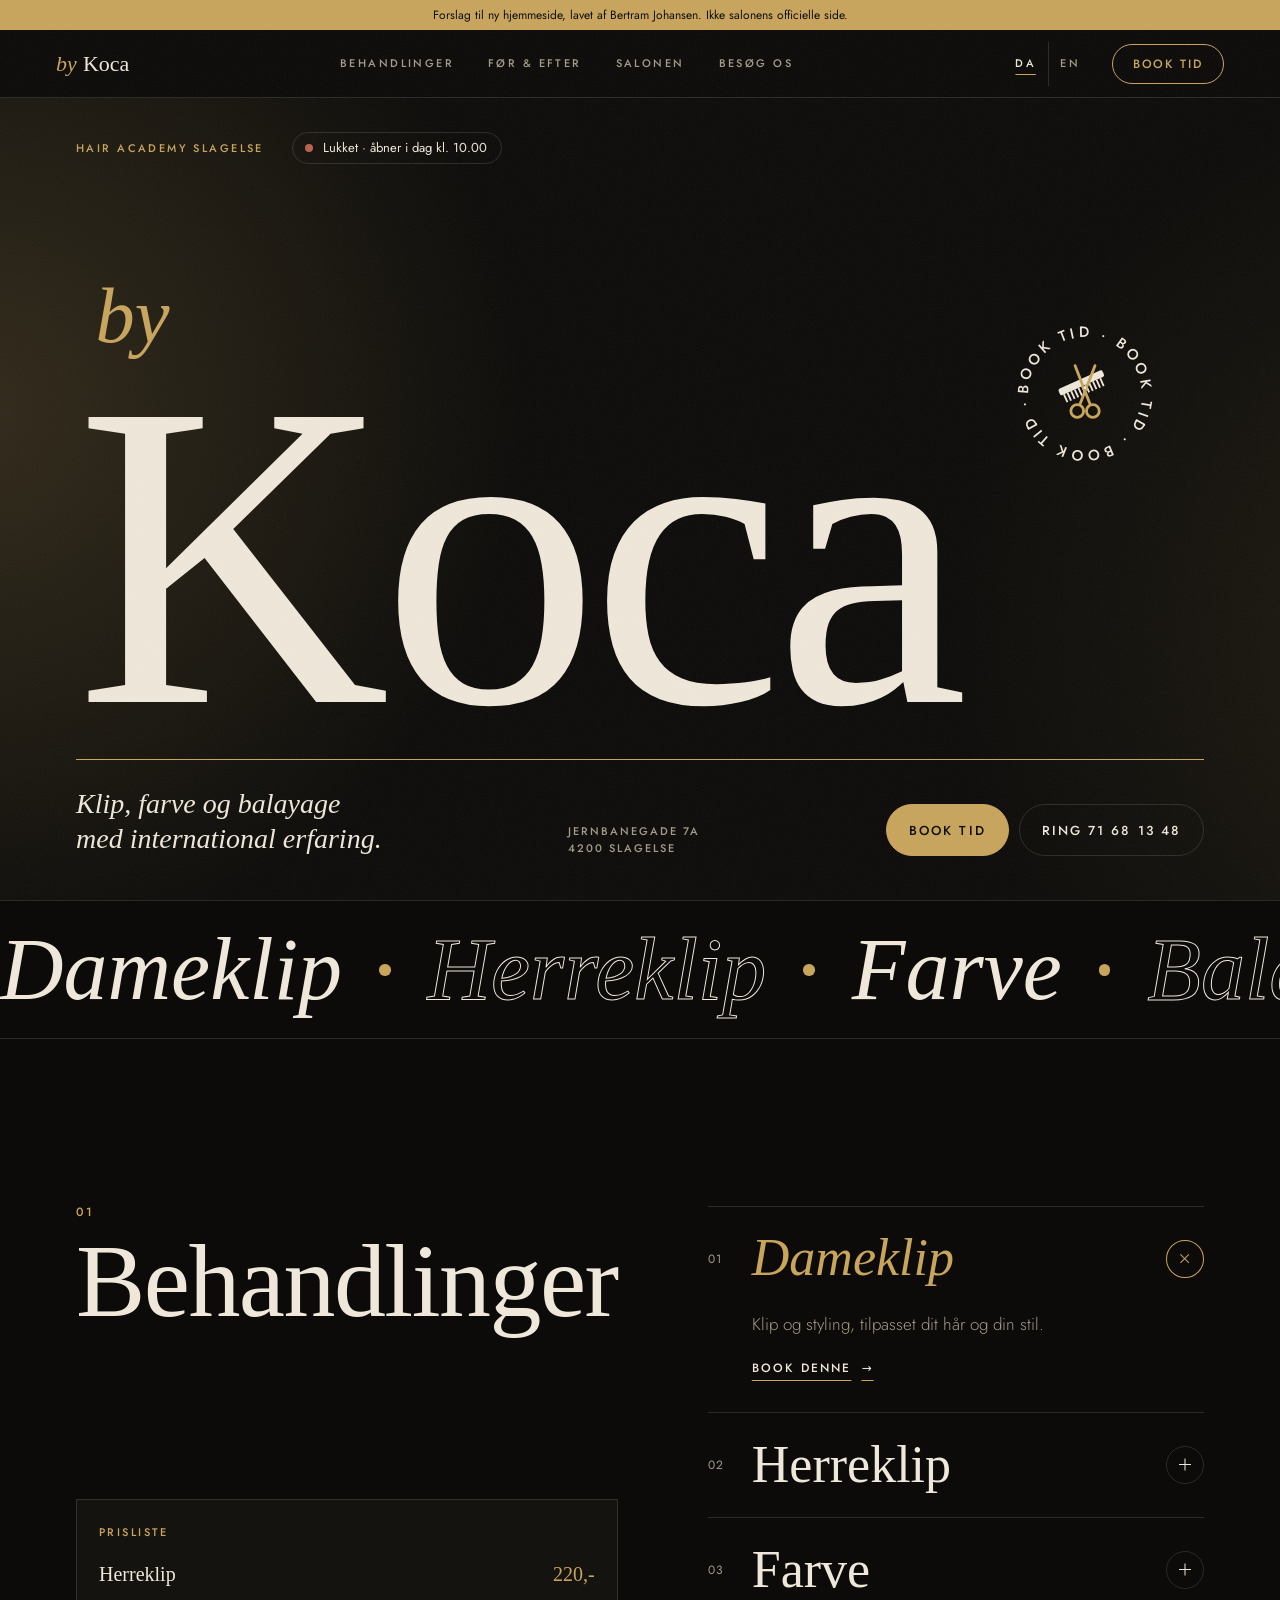
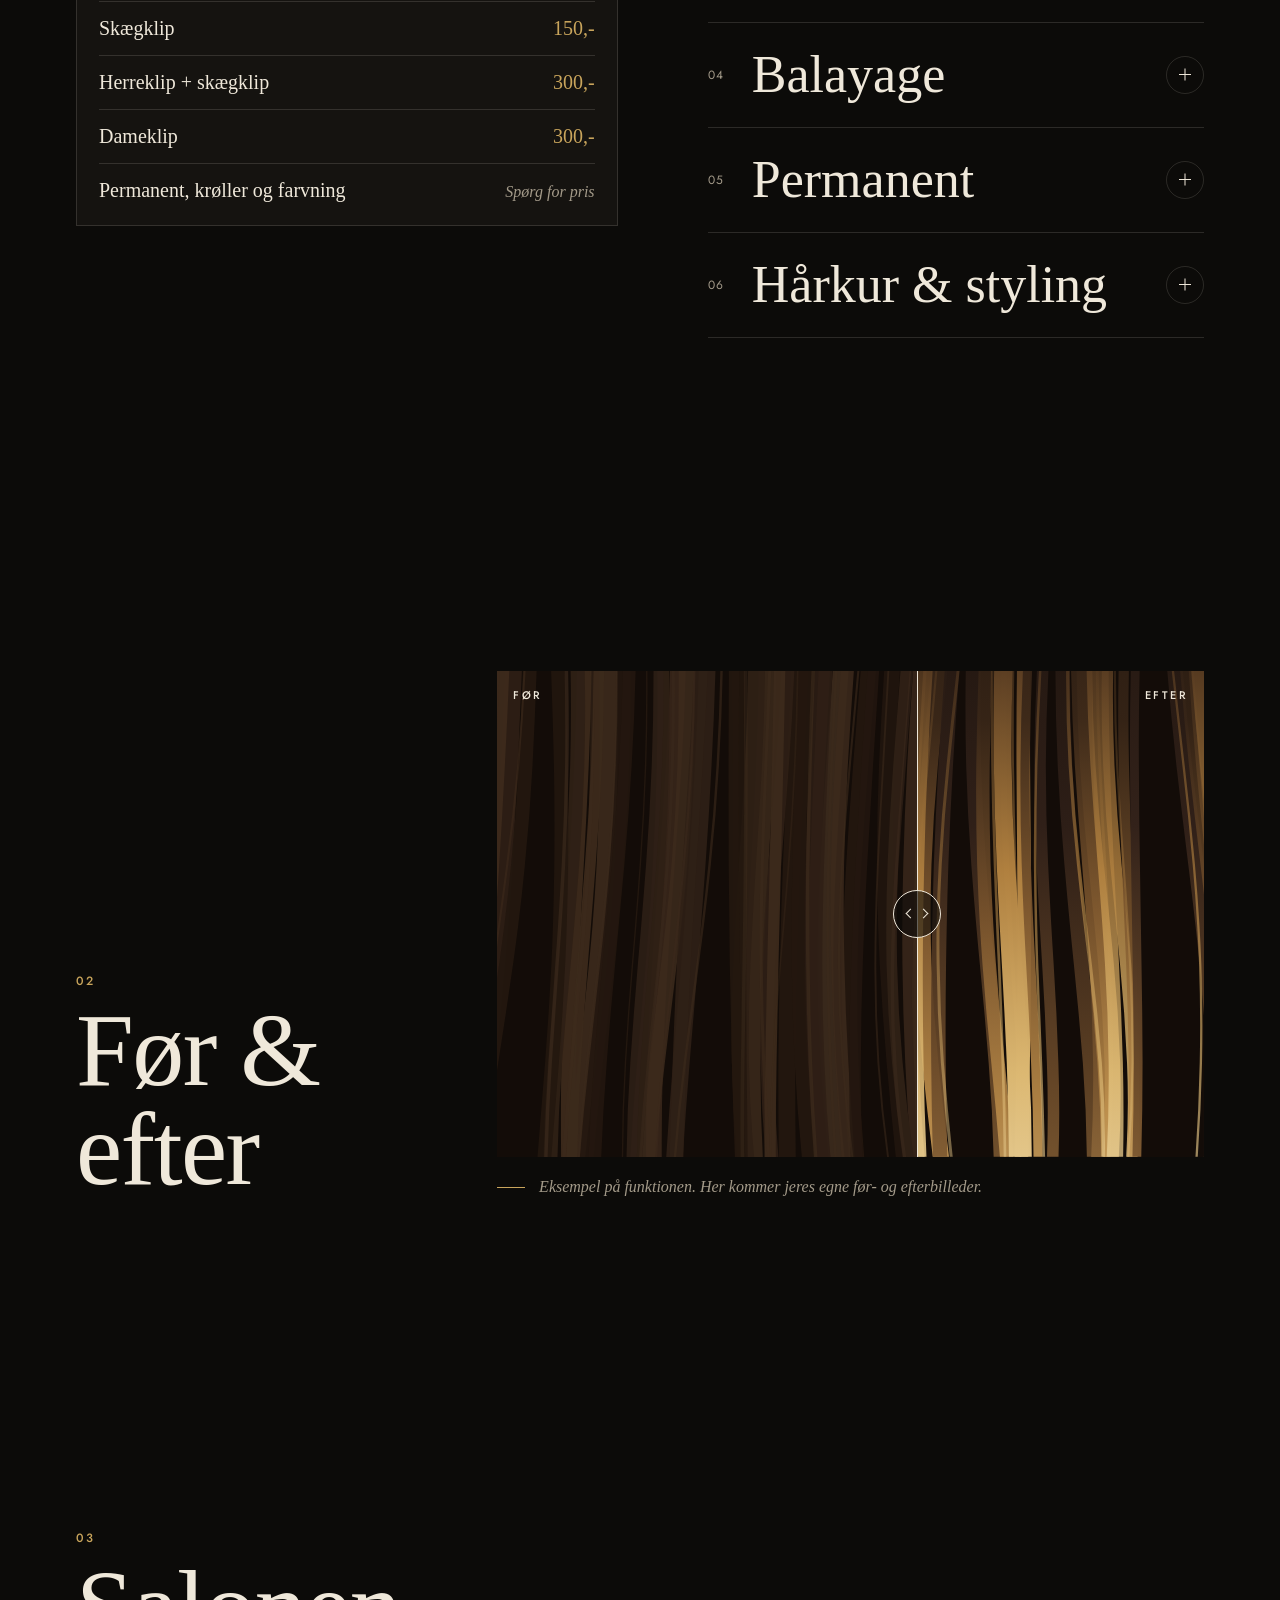
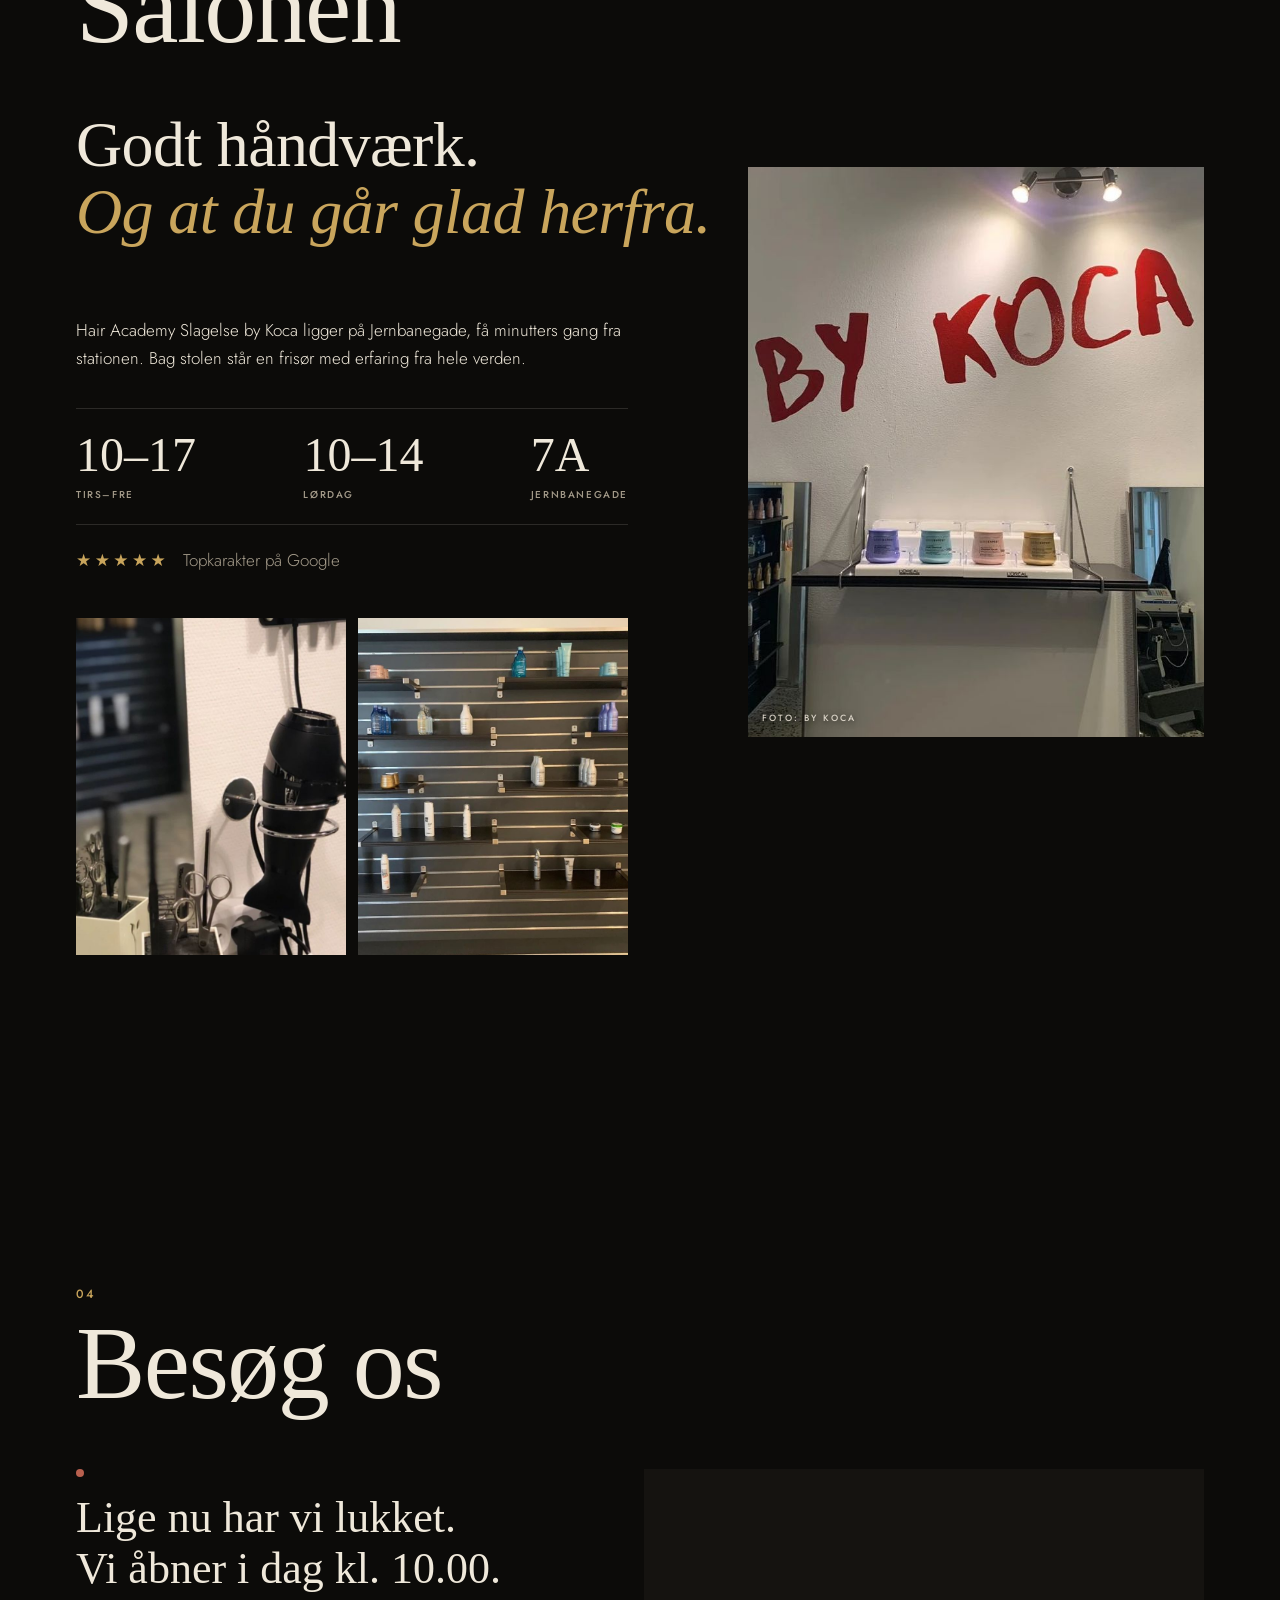
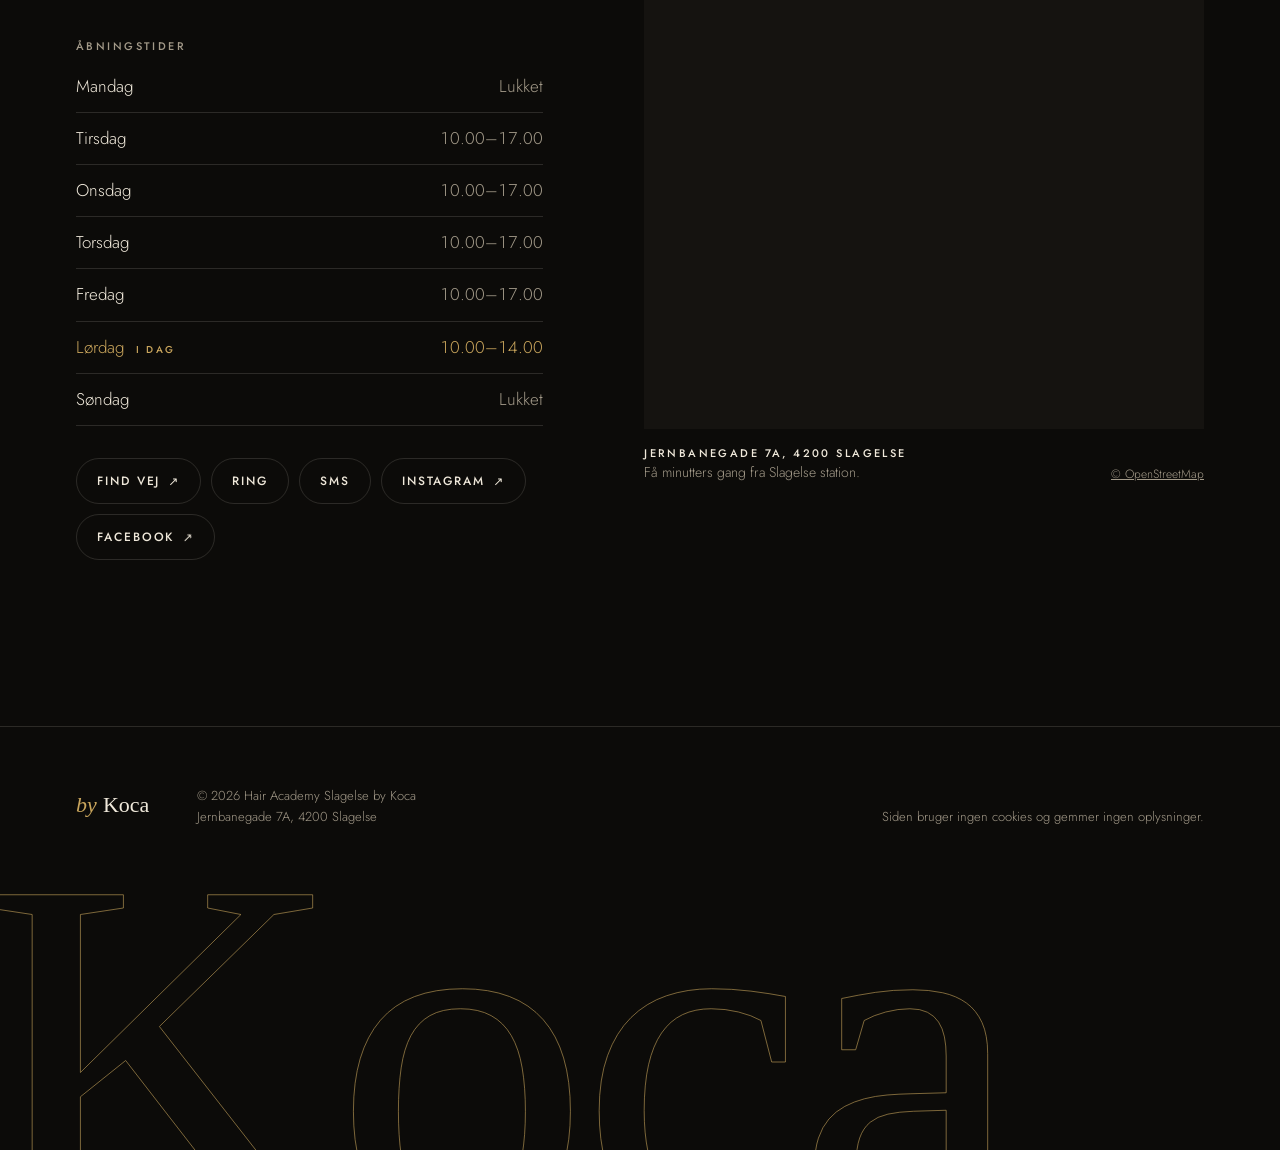
<file: by-koca/index.html>
<!doctype html>
<html lang="da">
<head>
<meta charset="utf-8">
<meta name="viewport" content="width=device-width, initial-scale=1, viewport-fit=cover">
<meta name="robots" content="noindex, nofollow">
<title>Hair Academy Slagelse by Koca · Frisør i Slagelse</title>
<meta name="description" content="Frisør på Jernbanegade 7A i Slagelse. Dameklip, herreklip, farve, balayage og permanent med international erfaring. Book tid på 71 68 13 48.">
<meta name="theme-color" content="#0c0b09">
<meta name="color-scheme" content="dark">
<meta name="format-detection" content="telephone=no">
<meta property="og:type" content="website">
<meta property="og:title" content="Hair Academy Slagelse by Koca">
<meta property="og:description" content="Klip, farve og balayage med international erfaring. Jernbanegade 7A, 4200 Slagelse.">
<meta property="og:locale" content="da_DK">
<!-- Favicon: a gold K, inline so there is no extra file -->
<link rel="icon" href="data:image/svg+xml,%3Csvg xmlns='http://www.w3.org/2000/svg' viewBox='0 0 64 64'%3E%3Crect width='64' height='64' rx='14' fill='%230c0b09'/%3E%3Ctext x='32' y='47' text-anchor='middle' font-family='Georgia,serif' font-style='italic' font-size='46' fill='%23c9a55c'%3EK%3C/text%3E%3C/svg%3E">
<link rel="preconnect" href="https://fonts.bunny.net" crossorigin>
<link rel="stylesheet" href="https://fonts.bunny.net/css?family=bodoni-moda:400,400i,500i|jost:300,400,500&amp;display=swap">
<link rel="stylesheet" href="style.css?v=4">
<script type="application/ld+json">
{
  "@context": "https://schema.org",
  "@type": "HairSalon",
  "name": "Hair Academy Slagelse by Koca",
  "telephone": "+4571681348",
  "address": {
    "@type": "PostalAddress",
    "streetAddress": "Jernbanegade 7A",
    "postalCode": "4200",
    "addressLocality": "Slagelse",
    "addressCountry": "DK"
  },
  "geo": { "@type": "GeoCoordinates", "latitude": 55.4057655, "longitude": 11.3531335 },
  "openingHoursSpecification": [
    { "@type": "OpeningHoursSpecification", "dayOfWeek": ["Tuesday", "Wednesday", "Thursday", "Friday"], "opens": "10:00", "closes": "17:00" },
    { "@type": "OpeningHoursSpecification", "dayOfWeek": "Saturday", "opens": "10:00", "closes": "14:00" }
  ],
  "sameAs": ["https://www.instagram.com/bykoca_slagelse/", "https://www.facebook.com/p/By-Koca-100033615373855/"]
}
</script>
<!-- Small file, loaded here on purpose: it marks the page as "js" before the first paint. -->
<script src="app.js?v=4"></script>
</head>
<body>
<a class="skip" href="#indhold" data-i18n="skip">Spring til indhold</a>

<!-- Demo banner. Remove it when the site goes live. -->
<p class="demo" lang="da">Forslag til ny hjemmeside, lavet af Bertram Johansen. Ikke salonens officielle side.</p>

<header class="top">
  <a class="mark" href="#top" aria-label="by Koca, til toppen" data-i18n-attr="aria-label:home"><i>by</i> Koca</a>
  <nav class="top__nav" aria-label="Sektioner" data-i18n-attr="aria-label:navLabel">
    <a href="#behandlinger" data-i18n="s1">Behandlinger</a>
    <a href="#foer-efter" data-i18n="s2">Før &amp; efter</a>
    <a href="#salonen" data-i18n="s3">Salonen</a>
    <a href="#besoeg" data-i18n="s4">Besøg os</a>
  </nav>
  <div class="top__tools">
    <div class="lang" role="group" aria-label="Sprog" data-i18n-attr="aria-label:langLabel">
      <button type="button" class="lang__btn" data-lang="da" aria-pressed="true" aria-label="Dansk" lang="da">DA</button>
      <button type="button" class="lang__btn" data-lang="en" aria-pressed="false" aria-label="English" lang="en">EN</button>
    </div>
    <button type="button" class="pill top__book" data-book data-i18n="book">Book tid</button>
  </div>
</header>

<main id="indhold">

  <!-- Hero -->
  <section class="hero" aria-labelledby="hero-title">
    <div class="hero__aura" aria-hidden="true"><i></i><i></i></div>
    <div class="hero__in wrap">
      <div class="hero__meta">
        <p class="caps hero__eyebrow">Hair Academy Slagelse</p>
        <p class="status" data-status hidden><span class="dot" aria-hidden="true"></span><span data-st="pill"></span></p>
      </div>

      <div class="hero__word">
        <h1 class="hero__title" id="hero-title">
          <span class="sr">Hair Academy Slagelse by Koca</span>
          <span class="hero__by" aria-hidden="true">by</span>
          <span class="hero__koca" aria-hidden="true"><b>K</b><b>o</b><b>c</b><b>a</b></span>
        </h1>
        <!-- Rotating badge. textLength closes the ring of text exactly. -->
        <button type="button" class="badge" data-book aria-label="Book tid" data-i18n-attr="aria-label:book">
          <svg class="badge__ring" viewBox="0 0 120 120" aria-hidden="true" focusable="false">
            <defs><path id="badge-circle" d="M60 60m-46 0a46 46 0 1 1 92 0a46 46 0 1 1-92 0"/></defs>
            <text><textPath href="#badge-circle" textLength="289" data-i18n="badge">BOOK TID · BOOK TID · BOOK TID ·&#160;</textPath></text>
          </svg>
          <!-- Emblem from the salon's sign: scissors over a comb -->
          <svg class="badge__emblem" viewBox="0 0 48 48" aria-hidden="true" focusable="false">
            <g class="badge__comb" transform="rotate(-24 24 22)">
              <rect x="7" y="13" width="34" height="5" rx="1.5"/>
              <path d="M9.5 18v6M12.3 18v6M15.1 18v6M17.9 18v6M20.7 18v6M23.5 18v6M26.3 18v6M29.1 18v6M31.9 18v6M34.7 18v6M37.5 18v6"/>
            </g>
            <g class="badge__scissors">
              <path d="M17 4 27.5 31M31 4 20.5 31"/>
              <circle cx="18.5" cy="36" r="4.5"/><circle cx="29.5" cy="36" r="4.5"/>
              <circle cx="24" cy="19.5" r="1" class="badge__pin"/>
            </g>
          </svg>
        </button>
      </div>

      <div class="hero__rule" aria-hidden="true"></div>

      <div class="hero__foot">
        <p class="hero__lede"><span data-i18n="lede1">Klip, farve og balayage</span> <span data-i18n="lede2">med international erfaring.</span></p>
        <address class="caps hero__addr"><span>Jernbanegade 7A</span> <span>4200 Slagelse</span></address>
        <div class="hero__cta">
          <button type="button" class="btn btn--gold" data-book data-i18n="book">Book tid</button>
          <a class="btn btn--line" href="tel:+4571681348" data-i18n="call">Ring 71 68 13 48</a>
        </div>
      </div>
    </div>
  </section>

  <!-- Marquee: decoration only, the treatments are listed properly below -->
  <div class="marquee" aria-hidden="true">
    <div class="marquee__track">
      <p class="marquee__set">
        <span data-i18n="t_dameklip">Dameklip</span><span data-i18n="t_herreklip">Herreklip</span><span data-i18n="t_farve">Farve</span><span data-i18n="t_balayage">Balayage</span><span data-i18n="t_permanent">Permanent</span><span data-i18n="t_kur">Hårkur &amp; styling</span>
      </p>
      <p class="marquee__set">
        <span data-i18n="t_dameklip">Dameklip</span><span data-i18n="t_herreklip">Herreklip</span><span data-i18n="t_farve">Farve</span><span data-i18n="t_balayage">Balayage</span><span data-i18n="t_permanent">Permanent</span><span data-i18n="t_kur">Hårkur &amp; styling</span>
      </p>
    </div>
  </div>

  <!-- 01 Treatments -->
  <section class="sec treat" id="behandlinger" aria-labelledby="h-treat">
    <div class="wrap treat__grid">
      <header class="sec__head" data-reveal>
        <span class="sec__no" aria-hidden="true">01</span>
        <h2 id="h-treat" data-i18n="s1">Behandlinger</h2>
      </header>

      <div class="acc" data-reveal>
        <div class="acc__row">
          <h3><button type="button" class="acc__btn" aria-expanded="true" aria-controls="acc-1">
            <span class="num" aria-hidden="true">01</span><span class="acc__name" data-i18n="t_dameklip">Dameklip</span><span class="acc__plus" aria-hidden="true"></span>
          </button></h3>
          <div class="acc__panel" id="acc-1"><div class="acc__in">
            <p data-i18n="d_dameklip">Klip og styling, tilpasset dit hår og din stil.</p>
            <button type="button" class="link" data-book="dameklip"><span data-i18n="bookThis">Book denne</span><span class="arrow" aria-hidden="true">→</span></button>
          </div></div>
        </div>
        <div class="acc__row">
          <h3><button type="button" class="acc__btn" aria-expanded="true" aria-controls="acc-2">
            <span class="num" aria-hidden="true">02</span><span class="acc__name" data-i18n="t_herreklip">Herreklip</span><span class="acc__plus" aria-hidden="true"></span>
          </button></h3>
          <div class="acc__panel" id="acc-2"><div class="acc__in">
            <p data-i18n="d_herreklip">Klassisk eller moderne. Skarpt og præcist.</p>
            <button type="button" class="link" data-book="herreklip"><span data-i18n="bookThis">Book denne</span><span class="arrow" aria-hidden="true">→</span></button>
          </div></div>
        </div>
        <div class="acc__row">
          <h3><button type="button" class="acc__btn" aria-expanded="true" aria-controls="acc-3">
            <span class="num" aria-hidden="true">03</span><span class="acc__name" data-i18n="t_farve">Farve</span><span class="acc__plus" aria-hidden="true"></span>
          </button></h3>
          <div class="acc__panel" id="acc-3"><div class="acc__in">
            <p data-i18n="d_farve">Helfarve, toning og dækning af grå hår.</p>
            <button type="button" class="link" data-book="farve"><span data-i18n="bookThis">Book denne</span><span class="arrow" aria-hidden="true">→</span></button>
          </div></div>
        </div>
        <div class="acc__row">
          <h3><button type="button" class="acc__btn" aria-expanded="true" aria-controls="acc-4">
            <span class="num" aria-hidden="true">04</span><span class="acc__name" data-i18n="t_balayage">Balayage</span><span class="acc__plus" aria-hidden="true"></span>
          </button></h3>
          <div class="acc__panel" id="acc-4"><div class="acc__in">
            <p data-i18n="d_balayage">Bløde, naturlige overgange med lys og glød.</p>
            <button type="button" class="link" data-book="balayage"><span data-i18n="bookThis">Book denne</span><span class="arrow" aria-hidden="true">→</span></button>
          </div></div>
        </div>
        <div class="acc__row">
          <h3><button type="button" class="acc__btn" aria-expanded="true" aria-controls="acc-5">
            <span class="num" aria-hidden="true">05</span><span class="acc__name" data-i18n="t_permanent">Permanent</span><span class="acc__plus" aria-hidden="true"></span>
          </button></h3>
          <div class="acc__panel" id="acc-5"><div class="acc__in">
            <p data-i18n="d_permanent">Fylde og krøller, der holder.</p>
            <button type="button" class="link" data-book="permanent"><span data-i18n="bookThis">Book denne</span><span class="arrow" aria-hidden="true">→</span></button>
          </div></div>
        </div>
        <div class="acc__row">
          <h3><button type="button" class="acc__btn" aria-expanded="true" aria-controls="acc-6">
            <span class="num" aria-hidden="true">06</span><span class="acc__name" data-i18n="t_kur">Hårkur &amp; styling</span><span class="acc__plus" aria-hidden="true"></span>
          </button></h3>
          <div class="acc__panel" id="acc-6"><div class="acc__in">
            <p data-i18n="d_kur">Pleje til tørt eller behandlet hår, og styling til fest.</p>
            <button type="button" class="link" data-book="kur"><span data-i18n="bookThis">Book denne</span><span class="arrow" aria-hidden="true">→</span></button>
          </div></div>
        </div>
      </div>

      <!-- The salon's own price list (from their sign) -->
      <div class="prices" data-reveal>
        <h3 class="caps prices__h" data-i18n="pricesTitle">Prisliste</h3>
        <dl>
          <div><dt data-i18n="p_herre">Herreklip</dt><dd>220,-</dd></div>
          <div><dt data-i18n="p_skaeg">Skægklip</dt><dd>150,-</dd></div>
          <div><dt data-i18n="p_herreSkaeg">Herreklip + skægklip</dt><dd>300,-</dd></div>
          <div><dt data-i18n="p_dame">Dameklip</dt><dd>300,-</dd></div>
          <div><dt data-i18n="p_permFarve">Permanent, krøller og farvning</dt><dd data-i18n="askPrice">Spørg for pris</dd></div>
        </dl>
      </div>
    </div>
  </section>

  <!-- 02 Before and after -->
  <section class="sec ba" id="foer-efter" aria-labelledby="h-ba">
    <div class="wrap ba__grid">
      <header class="sec__head" data-reveal>
        <span class="sec__no" aria-hidden="true">02</span>
        <h2 id="h-ba" data-i18n="s2">Før &amp; efter</h2>
      </header>

      <figure class="ba__fig" data-reveal>
        <!-- app.js draws the two hair layers. --v (0 to 1) is the position of the handle. -->
        <div class="compare" id="compare">
          <div class="compare__layer compare__before" aria-hidden="true"></div>
          <div class="compare__layer compare__after" aria-hidden="true"></div>
          <span class="caps compare__tag" data-i18n="before">Før</span>
          <span class="caps compare__tag compare__tag--after" data-i18n="after">Efter</span>
          <input class="compare__range" type="range" min="0" max="100" step="0.1" value="50" aria-label="Sammenlign før og efter" data-i18n-attr="aria-label:compareLabel">
          <div class="compare__handle" aria-hidden="true"><span class="compare__grip"></span></div>
        </div>
        <figcaption class="note"><span data-i18n="compareNote">Eksempel på funktionen. Her kommer jeres egne før- og efterbilleder.</span></figcaption>
      </figure>
    </div>
  </section>

  <!-- 03 The salon -->
  <section class="sec salon" id="salonen" aria-labelledby="h-salon">
    <div class="wrap salon__grid">
      <header class="sec__head" data-reveal>
        <span class="sec__no" aria-hidden="true">03</span>
        <h2 id="h-salon" data-i18n="s3">Salonen</h2>
      </header>

      <p class="salon__quote" data-reveal><span data-i18n="quote1">Godt håndværk.</span> <em data-i18n="quote2">Og at du går glad herfra.</em></p>

      <!-- Photo from the salon's Instagram -->
      <figure class="salon__photo" data-reveal>
        <img src="vaeg.jpg" width="900" height="879" loading="lazy" decoding="async" alt="Salonen med BY KOCA malet i rødt på væggen" data-i18n-attr="alt:altWall">
        <figcaption class="caps salon__credit" data-i18n="credit">Foto: by Koca</figcaption>
      </figure>

      <div class="salon__body" data-reveal>
        <p class="salon__text" data-i18n="about">Hair Academy Slagelse by Koca ligger på Jernbanegade, få minutters gang fra stationen. Bag stolen står en frisør med erfaring fra hele verden.</p>
        <dl class="facts">
          <div><dt class="caps" data-i18n="fact1">tirs–fre</dt><dd>10–17</dd></div>
          <div><dt class="caps" data-i18n="fact2">lørdag</dt><dd>10–14</dd></div>
          <div><dt class="caps">Jernbanegade</dt><dd>7A</dd></div>
        </dl>
        <p class="salon__stars"><span class="stars" aria-hidden="true">★★★★★</span><span data-i18n="google">Topkarakter på Google</span></p>
        <!-- Two more photos from the salon's Instagram -->
        <div class="salon__pair">
          <img src="vaerktoej.jpg" width="900" height="893" loading="lazy" decoding="async" alt="Sakse og føntørrer ved arbejdspladsen" data-i18n-attr="alt:altTools">
          <img src="produkter.jpg" width="900" height="895" loading="lazy" decoding="async" alt="Væg med hårplejeprodukter fra L'Oréal" data-i18n-attr="alt:altProducts">
        </div>
      </div>
    </div>
  </section>

  <!-- 04 Visit us -->
  <section class="sec visit" id="besoeg" aria-labelledby="h-visit">
    <div class="wrap visit__grid">
      <header class="sec__head" data-reveal>
        <span class="sec__no" aria-hidden="true">04</span>
        <h2 id="h-visit" data-i18n="s4">Besøg os</h2>
      </header>

      <div class="visit__info" data-reveal>
        <!-- Without JavaScript this stays a plain sentence; with it, app.js writes the live status. -->
        <p class="visit__now"><span class="dot" aria-hidden="true"></span><span data-st="line1">Åbent tirsdag til lørdag.</span> <span data-st="line2">Lukket mandag og søndag.</span></p>

        <h3 class="caps visit__label" data-i18n="hoursTitle">Åbningstider</h3>
        <dl class="hours" id="hours">
          <div data-dow="1"><dt>Mandag</dt><dd>Lukket</dd></div>
          <div data-dow="2"><dt>Tirsdag</dt><dd>10.00–17.00</dd></div>
          <div data-dow="3"><dt>Onsdag</dt><dd>10.00–17.00</dd></div>
          <div data-dow="4"><dt>Torsdag</dt><dd>10.00–17.00</dd></div>
          <div data-dow="5"><dt>Fredag</dt><dd>10.00–17.00</dd></div>
          <div data-dow="6"><dt>Lørdag</dt><dd>10.00–14.00</dd></div>
          <div data-dow="0"><dt>Søndag</dt><dd>Lukket</dd></div>
        </dl>

        <ul class="pills">
          <li><a class="pill" href="https://www.google.com/maps/dir/?api=1&amp;destination=Jernbanegade%207A%2C%204200%20Slagelse" target="_blank" rel="noopener noreferrer"><span data-i18n="route">Find vej</span><span class="arrow arrow--out" aria-hidden="true">→</span></a></li>
          <li><a class="pill" href="tel:+4571681348" data-i18n="ring">Ring</a></li>
          <li><a class="pill" href="sms:+4571681348" data-i18n="text">SMS</a></li>
          <li><a class="pill" href="https://www.instagram.com/bykoca_slagelse/" target="_blank" rel="noopener noreferrer">Instagram<span class="arrow arrow--out" aria-hidden="true">→</span></a></li>
          <li><a class="pill" href="https://www.facebook.com/p/By-Koca-100033615373855/" target="_blank" rel="noopener noreferrer">Facebook<span class="arrow arrow--out" aria-hidden="true">→</span></a></li>
        </ul>
      </div>

      <figure class="map" data-reveal>
        <!-- The map is a picture, not a control (inert): it never traps scrolling. "Find vej" opens the route. -->
        <div class="map__frame" inert>
          <iframe title="Kort over Jernbanegade 7A i Slagelse" data-i18n-attr="title:mapTitle" loading="lazy" tabindex="-1" referrerpolicy="no-referrer" src="https://www.openstreetmap.org/export/embed.html?bbox=11.3491%2C55.4040%2C11.3571%2C55.4075&amp;layer=mapnik&amp;marker=55.4057655%2C11.3531335"></iframe>
        </div>
        <figcaption class="map__cap">
          <address><span class="caps">Jernbanegade 7A, 4200 Slagelse</span><span data-i18n="walk">Få minutters gang fra Slagelse station.</span></address>
          <a href="https://www.openstreetmap.org/copyright" target="_blank" rel="noopener noreferrer">© OpenStreetMap</a>
        </figcaption>
      </figure>
    </div>
  </section>
</main>

<footer class="foot">
  <div class="wrap foot__in">
    <a class="mark" href="#top" aria-label="by Koca, til toppen" data-i18n-attr="aria-label:home"><i>by</i> Koca</a>
    <p>© 2026 Hair Academy Slagelse by Koca<br>Jernbanegade 7A, 4200 Slagelse</p>
    <p data-i18n="cookies">Siden bruger ingen cookies og gemmer ingen oplysninger.</p>
  </div>
  <p class="foot__giant" aria-hidden="true">Koca</p>
</footer>

<!-- Floating bar: live status and booking, shown by app.js after the hero -->
<div class="bar" id="bar">
  <p class="bar__status"><span class="dot" aria-hidden="true"></span><span><b data-st="label"></b><span data-st="next"></span></span></p>
  <button type="button" class="btn btn--gold" data-book data-i18n="book">Book tid</button>
</div>

<!-- Booking request sheet. app.js fills in the steps. -->
<div class="sheet" id="sheet" hidden>
  <div class="sheet__shade" data-close></div>
  <div class="sheet__panel" role="dialog" aria-modal="true" aria-labelledby="sheet-title" tabindex="-1">
    <div class="sheet__head">
      <p class="caps" id="sheet-count">Trin 1 af 3</p>
      <button type="button" class="sheet__x" data-close aria-label="Luk" data-i18n-attr="aria-label:close">
        <svg viewBox="0 0 24 24" aria-hidden="true" focusable="false"><path d="M6 6l12 12M18 6 6 18"/></svg>
      </button>
      <h2 id="sheet-title" tabindex="-1">Vælg behandling</h2>
      <div class="sheet__steps" aria-hidden="true"><i></i><i></i><i></i></div>
    </div>
    <div class="sheet__body" id="sheet-body"></div>
    <div class="sheet__foot">
      <button type="button" class="btn btn--line" id="sheet-back">Luk</button>
      <button type="button" class="btn btn--gold" id="sheet-next" disabled>Næste</button>
    </div>
  </div>
</div>

</body>
</html>
</file>
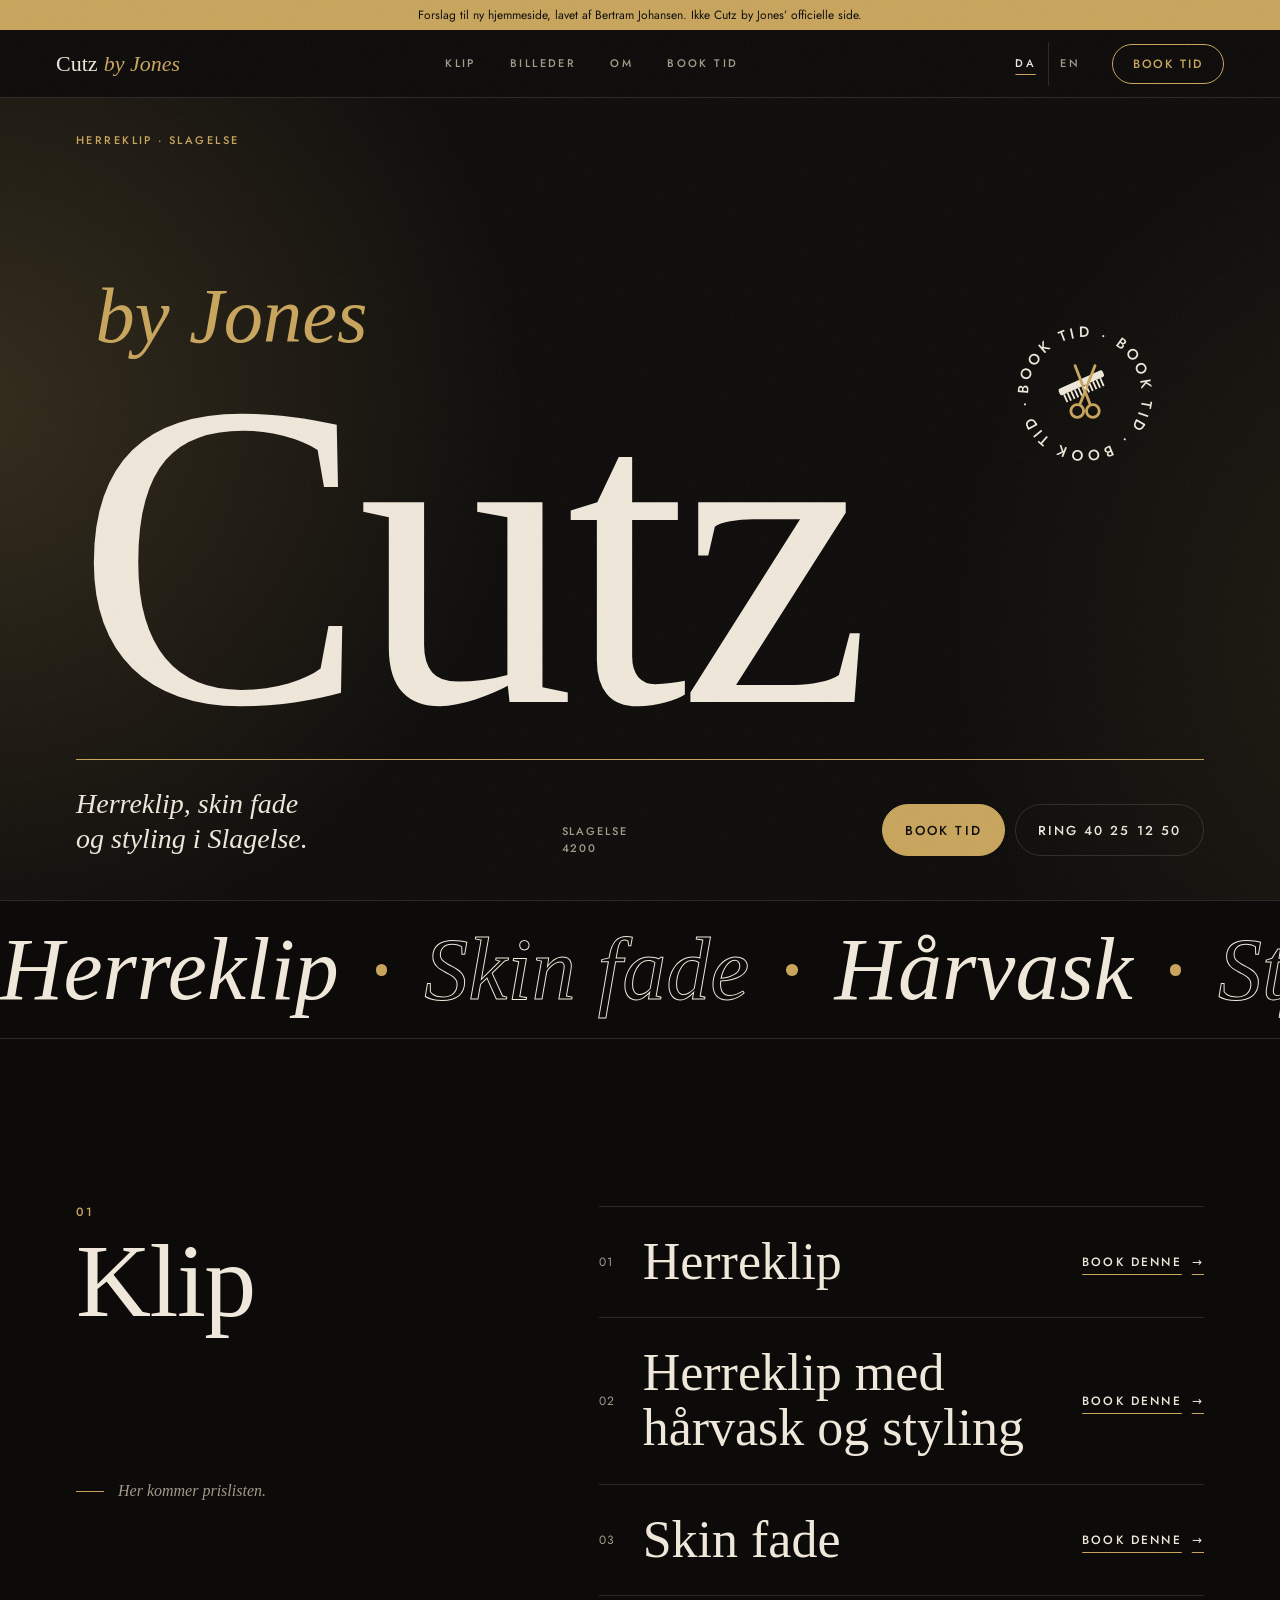
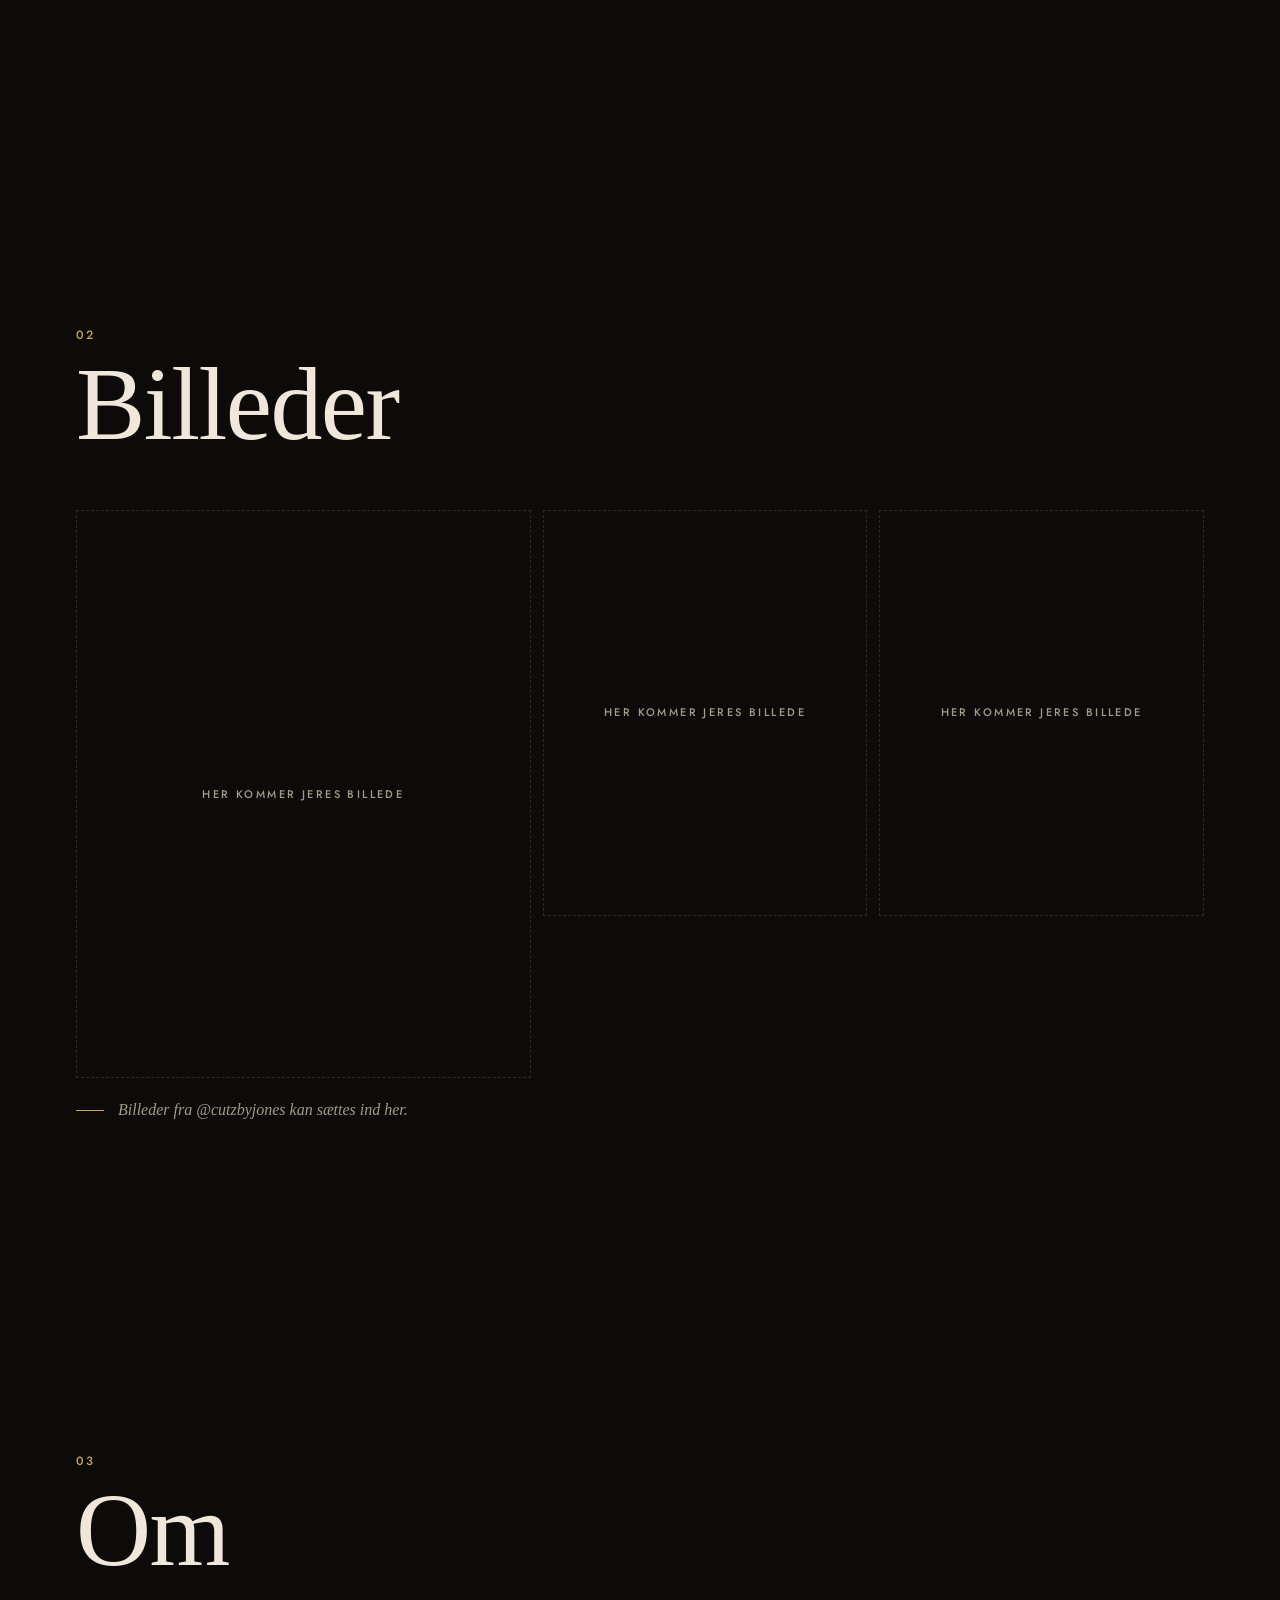
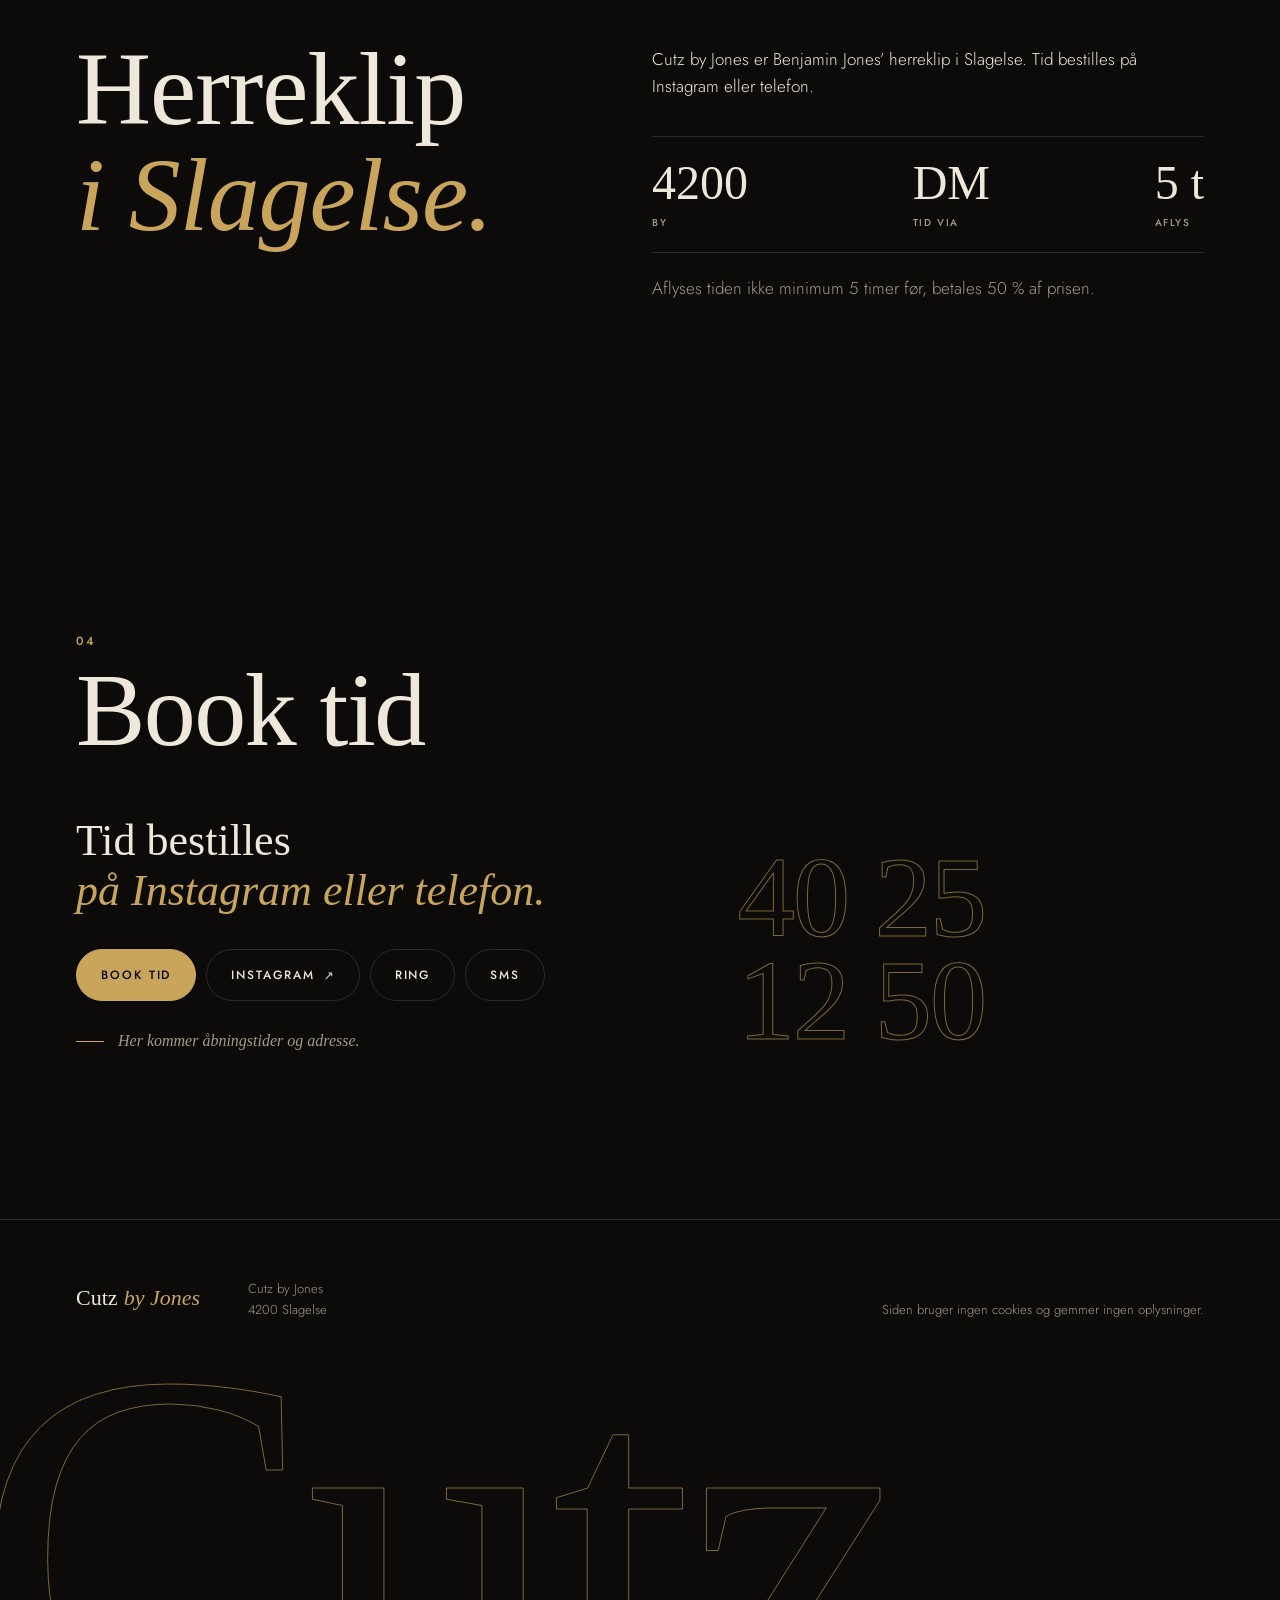
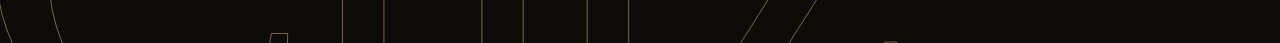
<file: cutz-by-jones/index.html>
<!doctype html>
<html lang="da">
<head>
<meta charset="utf-8">
<meta name="viewport" content="width=device-width, initial-scale=1, viewport-fit=cover">
<meta name="robots" content="noindex, nofollow">
<title>Cutz by Jones · Herreklip i Slagelse</title>
<meta name="description" content="Cutz by Jones: herreklip, herreklip med hårvask og styling og skin fade i Slagelse. Tid bestilles på Instagram eller telefon 40 25 12 50.">
<meta name="theme-color" content="#0c0b09">
<meta name="color-scheme" content="dark">
<meta name="format-detection" content="telephone=no">
<meta property="og:type" content="website">
<meta property="og:title" content="Cutz by Jones">
<meta property="og:description" content="Herreklip i Slagelse. Tid bestilles på Instagram eller telefon.">
<meta property="og:locale" content="da_DK">
<!-- Favicon: a gold C, inline so there is no extra file -->
<link rel="icon" href="data:image/svg+xml,%3Csvg xmlns='http://www.w3.org/2000/svg' viewBox='0 0 64 64'%3E%3Crect width='64' height='64' rx='14' fill='%230c0b09'/%3E%3Ctext x='32' y='47' text-anchor='middle' font-family='Georgia,serif' font-style='italic' font-size='46' fill='%23c9a55c'%3EC%3C/text%3E%3C/svg%3E">
<link rel="preconnect" href="https://fonts.bunny.net" crossorigin>
<link rel="stylesheet" href="https://fonts.bunny.net/css?family=bodoni-moda:400,400i,500i|jost:300,400,500&amp;display=swap">
<link rel="stylesheet" href="style.css?v=1">
<script type="application/ld+json">
{
  "@context": "https://schema.org",
  "@type": "BarberShop",
  "name": "Cutz by Jones",
  "telephone": "+4540251250",
  "address": {
    "@type": "PostalAddress",
    "postalCode": "4200",
    "addressLocality": "Slagelse",
    "addressCountry": "DK"
  },
  "sameAs": ["https://www.instagram.com/cutzbyjones/"]
}
</script>
<!-- Small file, loaded here on purpose: it marks the page as "js" before the first paint. -->
<script src="app.js?v=1"></script>
</head>
<body>
<a class="skip" href="#indhold" data-i18n="skip">Spring til indhold</a>

<!-- Demo banner. Remove it when the site goes live. -->
<p class="demo" lang="da">Forslag til ny hjemmeside, lavet af Bertram Johansen. Ikke Cutz by Jones’ officielle side.</p>

<header class="top">
  <a class="mark" href="#top" aria-label="Cutz by Jones, til toppen" data-i18n-attr="aria-label:home">Cutz <i>by Jones</i></a>
  <nav class="top__nav" aria-label="Sektioner" data-i18n-attr="aria-label:navLabel">
    <a href="#klip" data-i18n="s1">Klip</a>
    <a href="#billeder" data-i18n="s2">Billeder</a>
    <a href="#om" data-i18n="s3">Om</a>
    <a href="#book" data-i18n="s4">Book tid</a>
  </nav>
  <div class="top__tools">
    <div class="lang" role="group" aria-label="Sprog" data-i18n-attr="aria-label:langLabel">
      <button type="button" class="lang__btn" data-lang="da" aria-pressed="true" aria-label="Dansk" lang="da">DA</button>
      <button type="button" class="lang__btn" data-lang="en" aria-pressed="false" aria-label="English" lang="en">EN</button>
    </div>
    <button type="button" class="pill top__book" data-book data-i18n="book">Book tid</button>
  </div>
</header>

<main id="indhold">

  <!-- Hero -->
  <section class="hero" id="top" aria-labelledby="hero-title">
    <div class="hero__aura" aria-hidden="true"><i></i><i></i></div>
    <div class="hero__in wrap">
      <div class="hero__meta">
        <p class="caps hero__eyebrow" data-i18n="eyebrow">Herreklip · Slagelse</p>
      </div>

      <div class="hero__word">
        <h1 class="hero__title" id="hero-title">
          <span class="sr">Cutz by Jones</span>
          <span class="hero__by" aria-hidden="true">by Jones</span>
          <span class="hero__koca" aria-hidden="true"><b>C</b><b>u</b><b>t</b><b>z</b></span>
        </h1>
        <!-- Rotating badge. textLength closes the ring of text exactly. -->
        <button type="button" class="badge" data-book aria-label="Book tid" data-i18n-attr="aria-label:book">
          <svg class="badge__ring" viewBox="0 0 120 120" aria-hidden="true" focusable="false">
            <defs><path id="badge-circle" d="M60 60m-46 0a46 46 0 1 1 92 0a46 46 0 1 1-92 0"/></defs>
            <text><textPath href="#badge-circle" textLength="289" data-i18n="badge">BOOK TID · BOOK TID · BOOK TID ·&#160;</textPath></text>
          </svg>
          <!-- Emblem: scissors over a comb -->
          <svg class="badge__emblem" viewBox="0 0 48 48" aria-hidden="true" focusable="false">
            <g class="badge__comb" transform="rotate(-24 24 22)">
              <rect x="7" y="13" width="34" height="5" rx="1.5"/>
              <path d="M9.5 18v6M12.3 18v6M15.1 18v6M17.9 18v6M20.7 18v6M23.5 18v6M26.3 18v6M29.1 18v6M31.9 18v6M34.7 18v6M37.5 18v6"/>
            </g>
            <g class="badge__scissors">
              <path d="M17 4 27.5 31M31 4 20.5 31"/>
              <circle cx="18.5" cy="36" r="4.5"/><circle cx="29.5" cy="36" r="4.5"/>
              <circle cx="24" cy="19.5" r="1" class="badge__pin"/>
            </g>
          </svg>
        </button>
      </div>

      <div class="hero__rule" aria-hidden="true"></div>

      <div class="hero__foot">
        <p class="hero__lede"><span data-i18n="lede1">Herreklip, skin fade</span> <span data-i18n="lede2">og styling i Slagelse.</span></p>
        <p class="caps hero__addr"><span>Slagelse</span> <span>4200</span></p>
        <div class="hero__cta">
          <button type="button" class="btn btn--gold" data-book data-i18n="book">Book tid</button>
          <a class="btn btn--line" href="tel:+4540251250" data-i18n="call">Ring 40 25 12 50</a>
        </div>
      </div>
    </div>
  </section>

  <!-- Marquee: decoration only, the list is below -->
  <div class="marquee" aria-hidden="true">
    <div class="marquee__track">
      <p class="marquee__set">
        <span data-i18n="m_cut">Herreklip</span><span data-i18n="m_fade">Skin fade</span><span data-i18n="m_wash">Hårvask</span><span data-i18n="m_style">Styling</span>
      </p>
      <p class="marquee__set">
        <span data-i18n="m_cut">Herreklip</span><span data-i18n="m_fade">Skin fade</span><span data-i18n="m_wash">Hårvask</span><span data-i18n="m_style">Styling</span>
      </p>
    </div>
  </div>

  <!-- 01 Cuts -->
  <section class="sec treat" id="klip" aria-labelledby="h-treat">
    <div class="wrap treat__grid">
      <header class="sec__head" data-reveal>
        <span class="sec__no" aria-hidden="true">01</span>
        <h2 id="h-treat" data-i18n="s1">Klip</h2>
      </header>

      <ul class="svc" data-reveal>
        <li>
          <span class="num" aria-hidden="true">01</span>
          <span class="svc__name" data-i18n="t_cut">Herreklip</span>
          <button type="button" class="link" data-book="cut"><span data-i18n="bookThis">Book denne</span><span class="arrow" aria-hidden="true">→</span></button>
        </li>
        <li>
          <span class="num" aria-hidden="true">02</span>
          <span class="svc__name" data-i18n="t_cutwash">Herreklip med hårvask og styling</span>
          <button type="button" class="link" data-book="cutwash"><span data-i18n="bookThis">Book denne</span><span class="arrow" aria-hidden="true">→</span></button>
        </li>
        <li>
          <span class="num" aria-hidden="true">03</span>
          <span class="svc__name" data-i18n="t_fade">Skin fade</span>
          <button type="button" class="link" data-book="fade"><span data-i18n="bookThis">Book denne</span><span class="arrow" aria-hidden="true">→</span></button>
        </li>
      </ul>

      <!-- Placeholder: the price list (the profile says it is under a post on Instagram) -->
      <p class="note treat__note" data-reveal><span data-i18n="priceNote">Her kommer prislisten.</span></p>
    </div>
  </section>

  <!-- 02 Photos: placeholders until real pictures are added -->
  <section class="sec" id="billeder" aria-labelledby="h-photos">
    <div class="wrap">
      <header class="sec__head" data-reveal>
        <span class="sec__no" aria-hidden="true">02</span>
        <h2 id="h-photos" data-i18n="s2">Billeder</h2>
      </header>
      <div class="shots" data-reveal>
        <figure class="shot"><span class="caps" data-i18n="photo">Her kommer jeres billede</span></figure>
        <figure class="shot"><span class="caps" data-i18n="photo">Her kommer jeres billede</span></figure>
        <figure class="shot"><span class="caps" data-i18n="photo">Her kommer jeres billede</span></figure>
      </div>
      <p class="note shots__note" data-reveal><span data-i18n="photoNote">Billeder fra @cutzbyjones kan sættes ind her.</span></p>
    </div>
  </section>

  <!-- 03 About -->
  <section class="sec salon" id="om" aria-labelledby="h-about">
    <div class="wrap salon__grid">
      <header class="sec__head" data-reveal>
        <span class="sec__no" aria-hidden="true">03</span>
        <h2 id="h-about" data-i18n="s3">Om</h2>
      </header>

      <p class="salon__quote" data-reveal><span data-i18n="quote1">Herreklip</span> <em data-i18n="quote2">i Slagelse.</em></p>

      <div class="salon__body" data-reveal>
        <p class="salon__text" data-i18n="about">Cutz by Jones er Benjamin Jones’ herreklip i Slagelse. Tid bestilles på Instagram eller telefon.</p>
        <dl class="facts">
          <div><dt class="caps" data-i18n="fact1">By</dt><dd>4200</dd></div>
          <div><dt class="caps" data-i18n="fact2">Tid via</dt><dd>DM</dd></div>
          <div><dt class="caps" data-i18n="fact3">Aflys</dt><dd>5 t</dd></div>
        </dl>
        <p class="salon__rule" data-i18n="cancel">Aflyses tiden ikke minimum 5 timer før, betales 50 % af prisen.</p>
      </div>
    </div>
  </section>

  <!-- 04 Book -->
  <section class="sec visit" id="book" aria-labelledby="h-book">
    <div class="wrap visit__grid">
      <header class="sec__head" data-reveal>
        <span class="sec__no" aria-hidden="true">04</span>
        <h2 id="h-book" data-i18n="s4">Book tid</h2>
      </header>

      <div class="visit__info" data-reveal>
        <p class="visit__now"><span data-i18n="bookLine1">Tid bestilles</span> <span data-i18n="bookLine2">på Instagram eller telefon.</span></p>

        <ul class="pills">
          <li><button type="button" class="pill pill--big pill--solid" data-book data-i18n="book">Book tid</button></li>
          <li><a class="pill pill--big" href="https://www.instagram.com/cutzbyjones/" target="_blank" rel="noopener noreferrer">Instagram<span class="arrow arrow--out" aria-hidden="true">→</span></a></li>
          <li><a class="pill pill--big" href="tel:+4540251250" data-i18n="ring">Ring</a></li>
          <li><a class="pill pill--big" href="sms:+4540251250" data-i18n="text">SMS</a></li>
        </ul>

        <!-- Placeholders for the barber: opening hours and address are not public yet -->
        <p class="note" data-i18n="hoursNote">Her kommer åbningstider og adresse.</p>
      </div>

      <p class="visit__big" aria-hidden="true">40 25<br>12 50</p>
    </div>
  </section>
</main>

<footer class="foot">
  <div class="wrap foot__in">
    <a class="mark" href="#top" aria-label="Cutz by Jones, til toppen" data-i18n-attr="aria-label:home">Cutz <i>by Jones</i></a>
    <p>Cutz by Jones<br>4200 Slagelse</p>
    <p data-i18n="cookies">Siden bruger ingen cookies og gemmer ingen oplysninger.</p>
  </div>
  <p class="foot__giant" aria-hidden="true">Cutz</p>
</footer>

<!-- Floating bar: shown by app.js after the hero -->
<div class="bar" id="bar">
  <p class="bar__status"><span><b data-i18n="barTitle">Tid via Instagram eller telefon</b><span data-i18n="barSub">Cutz by Jones · Slagelse</span></span></p>
  <button type="button" class="btn btn--gold" data-book data-i18n="book">Book tid</button>
</div>

<!-- Booking request: choose a cut, then send a ready-made message. app.js fills it in. -->
<div class="sheet" id="sheet" hidden>
  <div class="sheet__shade" data-close></div>
  <div class="sheet__panel" role="dialog" aria-modal="true" aria-labelledby="sheet-title" tabindex="-1">
    <div class="sheet__head">
      <p class="caps" id="sheet-count">Trin 1 af 2</p>
      <button type="button" class="sheet__x" data-close aria-label="Luk" data-i18n-attr="aria-label:close">
        <svg viewBox="0 0 24 24" aria-hidden="true" focusable="false"><path d="M6 6l12 12M18 6 6 18"/></svg>
      </button>
      <h2 id="sheet-title" tabindex="-1">Hvad skal du have?</h2>
      <div class="sheet__steps" aria-hidden="true"><i></i><i></i></div>
    </div>
    <div class="sheet__body" id="sheet-body"></div>
    <div class="sheet__foot">
      <button type="button" class="btn btn--line" id="sheet-back">Luk</button>
      <button type="button" class="btn btn--gold" id="sheet-next" disabled>Næste</button>
    </div>
  </div>
</div>

</body>
</html>
</file>
<file: by-koca/style.css>
/* by Koca · style.css
   Order: tokens, base, shared parts, the page from top to bottom, booking sheet, motion.
   Mobile first; wider layouts are at the end of each part. */

:root {
  --bg: #0c0b09;
  --panel: #151310;
  --ivory: #efe8da;
  --muted: #a39a89;
  --gold: #c9a55c;
  --line: rgba(239, 232, 218, .14);
  --line-solid: #2c2924;            /* the same hairline, opaque, for grids */
  --open: #8fbf8a;
  --shut: #b9604e;
  --serif: "Bodoni Moda", Didot, "Bodoni MT", Georgia, serif;
  --sans: Jost, "Segoe UI", system-ui, sans-serif;
  --pad: clamp(20px, 5vw, 56px);
  --ease: cubic-bezier(.2, .7, .2, 1);
}

/* ---------- Base ---------- */

*, *::before, *::after { box-sizing: border-box; }
[hidden] { display: none !important; }

html { scroll-behavior: smooth; scroll-padding-top: 76px; -webkit-text-size-adjust: 100%; }
html.is-locked { overflow: hidden; }            /* booking sheet open: the page stays put */

body {
  margin: 0;
  background: var(--bg);
  color: var(--ivory);
  font: 300 1.0625rem/1.6 var(--sans);
  -webkit-font-smoothing: antialiased;
  overflow-x: hidden;
  overflow-x: clip;                             /* clip keeps the sticky header working */
}

/* Film grain over everything */
body::after {
  content: "";
  position: fixed;
  inset: 0;
  z-index: 90;
  pointer-events: none;
  opacity: .06;
  background: url("data:image/svg+xml,%3Csvg xmlns='http://www.w3.org/2000/svg' width='220' height='220'%3E%3Cfilter id='n'%3E%3CfeTurbulence type='fractalNoise' baseFrequency='.9' numOctaves='2' stitchTiles='stitch'/%3E%3CfeColorMatrix type='saturate' values='0'/%3E%3C/filter%3E%3Crect width='100%25' height='100%25' filter='url(%23n)'/%3E%3C/svg%3E");
}

h1, h2, h3, p, dl, dd, ul, figure, address { margin: 0; }
h1, h2, h3 { font-weight: 400; }
ul { padding: 0; list-style: none; }
address { font-style: normal; }
a { color: inherit; }
button { padding: 0; border: 0; background: none; color: inherit; font: inherit; cursor: pointer; }
:focus-visible { outline: 2px solid var(--gold); outline-offset: 3px; }
[tabindex="-1"]:focus { outline: none; }

/* ---------- Shared parts ---------- */

.wrap { max-width: 1240px; margin-inline: auto; padding-inline: var(--pad); }
.caps { font: 500 .6875rem/1.5 var(--sans); letter-spacing: .22em; text-transform: uppercase; }
.num { font: 400 .75rem/1 var(--sans); letter-spacing: .12em; color: var(--muted); }
.sr { position: absolute; width: 1px; height: 1px; overflow: hidden; clip-path: inset(50%); white-space: nowrap; }

.skip { position: absolute; left: 12px; top: -80px; z-index: 95; padding: 12px 18px; background: var(--gold); color: var(--bg); }
.skip:focus { top: 12px; }

.btn {
  display: inline-flex;
  align-items: center;
  justify-content: center;
  min-height: 52px;
  padding: 0 22px;
  border: 1px solid var(--gold);
  border-radius: 999px;
  font: 500 .8125rem/1 var(--sans);
  letter-spacing: .16em;
  text-transform: uppercase;
  text-decoration: none;
  white-space: nowrap;
  transition: background .3s, color .3s, opacity .3s;
}
.btn--gold { background: var(--gold); color: var(--bg); }
.btn--gold:hover { background: var(--ivory); border-color: var(--ivory); }
.btn--line { color: var(--ivory); border-color: var(--line); }
.btn--line:hover { border-color: var(--gold); color: var(--gold); }
.btn[disabled] { opacity: .35; cursor: default; }

.pill {
  display: inline-flex;
  align-items: center;
  gap: 8px;
  min-height: 46px;
  padding: 0 20px;
  border: 1px solid var(--line);
  border-radius: 999px;
  font: 500 .75rem/1 var(--sans);
  letter-spacing: .16em;
  text-transform: uppercase;
  text-decoration: none;
  transition: border-color .3s, color .3s;
}
.pill:hover { border-color: var(--gold); color: var(--gold); }

/* Quiet text link with a gold underline */
.link {
  display: inline-flex;
  align-items: center;
  gap: 10px;
  min-height: 44px;
  font: 500 .75rem/1 var(--sans);
  letter-spacing: .18em;
  text-transform: uppercase;
  text-decoration: underline;
  text-decoration-color: var(--gold);
  text-underline-offset: 8px;
  color: var(--ivory);
}
.link:hover { color: var(--gold); }
.arrow { display: inline-block; font-family: var(--sans); transition: transform .3s var(--ease); }
.arrow--out { transform: rotate(-45deg); }
.link:hover .arrow { transform: translateX(4px); }

/* A note to the salon: where their own material goes */
.note { display: flex; gap: 14px; font: italic 400 1rem/1.5 var(--serif); color: var(--muted); }
.note::before { content: ""; flex: none; width: 28px; height: 1px; margin-top: .75em; background: var(--gold); }

/* Status dot: red when closed, green and softly pulsing when open (html[data-open] is set by app.js) */
.dot { position: relative; flex: none; width: 8px; height: 8px; border-radius: 50%; background: var(--shut); }
html:not([data-open]) .dot { display: none; }
[data-open="true"] .dot { background: var(--open); }
[data-open="true"] .dot::after { content: ""; position: absolute; inset: 0; border-radius: 50%; background: var(--open); animation: pulse 2.4s ease-out infinite; }

/* Without JavaScript: hide what only JavaScript can do */
html:not(.js) [data-book], html:not(.js) .lang, html:not(.js) .compare__range, html:not(.js) .compare__handle { display: none; }

/* ---------- Demo banner and top bar ---------- */

.demo { padding: 7px var(--pad); background: var(--gold); color: var(--bg); font: 400 .75rem/1.35 var(--sans); text-align: center; }

.top {
  position: sticky;
  top: 0;
  z-index: 20;
  display: flex;
  align-items: center;
  justify-content: space-between;
  gap: 16px;
  height: 60px;
  padding-inline: var(--pad);
  border-bottom: 1px solid var(--line);
  background: rgba(12, 11, 9, .8);
  -webkit-backdrop-filter: blur(14px);
  backdrop-filter: blur(14px);
}
.mark { display: inline-flex; align-items: center; gap: .28em; min-height: 44px; font: 400 1.375rem/1 var(--serif); text-decoration: none; }
.mark i { font-weight: 500; color: var(--gold); }
.top__nav { display: none; }
.top__tools { display: flex; align-items: center; gap: 12px; margin-right: -12px; }
.top__book { display: none; }
.lang { display: flex; }
.lang__btn { min-width: 44px; min-height: 44px; font: 500 .6875rem/1 var(--sans); letter-spacing: .2em; color: var(--muted); }
.lang__btn + .lang__btn { border-left: 1px solid var(--line); }
.lang__btn[aria-pressed="true"] { color: var(--ivory); text-decoration: underline; text-decoration-color: var(--gold); text-underline-offset: 7px; }

@media (min-width: 900px) {
  .top { height: 68px; }
  .top__nav { display: flex; gap: 34px; }
  .top__nav a { font: 500 .6875rem/1 var(--sans); letter-spacing: .22em; text-transform: uppercase; text-decoration: none; color: var(--muted); padding-block: 14px; transition: color .3s; }
  .top__nav a:hover { color: var(--ivory); }
  .top__tools { margin-right: 0; gap: 20px; }
  .top__book { display: inline-flex; min-height: 40px; border-color: var(--gold); color: var(--gold); }
  .top__book:hover { background: var(--gold); color: var(--bg); }
}

/* ---------- Hero ---------- */

.hero { position: relative; overflow: hidden; }

/* Slow gold aura: two soft gradients that drift (transform only) */
.hero__aura { position: absolute; inset: 0; pointer-events: none; }
.hero__aura i { position: absolute; width: 130vw; height: 130vw; max-width: 1100px; max-height: 1100px; border-radius: 50%; }
.hero__aura i:first-child { left: -45%; top: -30%; background: radial-gradient(closest-side, rgba(201, 165, 92, .2), rgba(201, 165, 92, 0)); animation: drift-a 26s ease-in-out infinite alternate; }
.hero__aura i:last-child { right: -60%; bottom: -35%; background: radial-gradient(closest-side, rgba(201, 165, 92, .11), rgba(201, 165, 92, 0)); animation: drift-b 34s ease-in-out infinite alternate; }

.hero__in {
  position: relative;
  display: flex;
  flex-direction: column;
  min-height: calc(100vh - 106px);              /* one screen minus banner and top bar */
  min-height: min(calc(100svh - 106px), 800px);
  padding-block: 26px 30px;
}
.hero__meta { display: flex; flex-direction: column; align-items: flex-start; gap: 12px; }
.hero__eyebrow { color: var(--gold); }
.status { display: inline-flex; align-items: center; gap: 10px; min-height: 32px; padding: 4px 14px 4px 12px; border: 1px solid var(--line); border-radius: 999px; font: 400 .8125rem/1.2 var(--sans); }

/* The wordmark. --word is its size; --fit is lowered by app.js if a fallback font is too wide. */
.hero__word { --word: min(41vw, 30rem); position: relative; margin-top: auto; padding-top: 72px; }
.hero__title { position: relative; font: 400 calc(var(--word) * var(--fit, 1))/.8 var(--serif); letter-spacing: -.02em; }
.hero__koca { display: block; overflow: hidden; margin: -.08em -.03em -.06em; padding: .08em .03em .06em; white-space: nowrap; }
.hero__koca b { display: inline-block; font-weight: 400; animation: rise 1.25s var(--ease) both; }
.hero__koca b:nth-child(2) { animation-delay: .09s; }
.hero__koca b:nth-child(3) { animation-delay: .18s; }
.hero__koca b:nth-child(4) { animation-delay: .27s; }
.hero__by { position: absolute; left: .25em; bottom: 5.1em; font: italic 500 .18em/1 var(--serif); letter-spacing: 0; color: var(--gold); animation: fade-up 1s .7s var(--ease) both; }

/* Rotating badge, sitting in the space above the lowercase letters */
.badge { position: absolute; right: 0; bottom: calc(var(--word) * .62); display: grid; place-items: center; width: 96px; height: 96px; border-radius: 50%; animation: fade-up 1s .9s var(--ease) both; }
.badge__ring { position: absolute; inset: 0; width: 100%; height: 100%; animation: spin 28s linear infinite; }
.badge__ring text { font: 500 12px var(--sans); fill: var(--ivory); transition: fill .3s; }
/* Emblem from the salon's sign: a cream comb with gold scissors on top */
.badge__emblem { width: 46%; height: 46%; overflow: visible; transition: transform .5s var(--ease); }
.badge__comb rect { fill: var(--ivory); }
.badge__comb path { fill: none; stroke: var(--ivory); stroke-width: 1.3; }
.badge__scissors { fill: none; stroke: var(--gold); stroke-width: 2; stroke-linecap: round; }
.badge__pin { fill: var(--ivory); stroke: none; }
.badge:hover .badge__ring text { fill: var(--gold); }
.badge:hover .badge__emblem { transform: rotate(-8deg) scale(1.05); }

.hero__rule { height: 1px; margin-block: 20px 18px; background: var(--gold); transform-origin: left; animation: draw 1.5s .45s var(--ease) both; }

.hero__foot { display: flex; flex-wrap: wrap; align-items: flex-end; justify-content: space-between; gap: 12px 16px; animation: fade-up 1.1s .75s var(--ease) both; }
.hero__lede { font: italic 400 clamp(1.0625rem, 4.6vw, 1.75rem)/1.25 var(--serif); }
.hero__lede span { display: block; white-space: nowrap; }
.hero__addr { font-size: .625rem; letter-spacing: .18em; color: var(--muted); text-align: left; }
.hero__addr span { display: block; white-space: nowrap; }
.hero__cta { display: flex; flex-wrap: wrap; gap: 10px; width: 100%; margin-top: 10px; }
.hero__cta .btn { flex: 1 1 auto; }

@media (min-width: 900px) {
  .hero__in { min-height: min(calc(100svh - 98px), 860px); padding-block: 34px 44px; }
  .hero__meta { flex-direction: row; align-items: center; gap: 28px; }
  .hero__word { --word: min(34vw, 30rem, 58vh); }
  .badge { width: 148px; height: 148px; right: 4%; bottom: calc(var(--word) * .6); }
  .hero__rule { margin-block: 30px 26px; }
  .hero__addr { font-size: .6875rem; text-align: left; }
  .hero__cta { width: auto; margin-top: 0; }
}

/* ---------- Marquee ---------- */

.marquee { overflow: hidden; padding-block: 18px; border-block: 1px solid var(--line); }
.marquee__track { display: flex; width: max-content; animation: marquee 40s linear infinite; }
.marquee__set { display: flex; font: italic 400 clamp(2.5rem, 9vw, 5.5rem)/1.15 var(--serif); white-space: nowrap; }
.marquee__set span { display: flex; align-items: center; }
.marquee__set span::after { content: ""; width: .13em; height: .13em; margin-inline: .42em; border-radius: 50%; background: var(--gold); }
.marquee__set span:nth-child(even) { color: transparent; -webkit-text-stroke: 1px var(--ivory); }

/* ---------- Sections ---------- */

.sec { padding-block: clamp(84px, 13vw, 168px); }
.sec__head { margin-bottom: clamp(28px, 5vw, 56px); }
.sec__no { display: block; margin-bottom: 14px; font: 500 .75rem/1 var(--sans); letter-spacing: .2em; color: var(--gold); }
.sec h2 { font: 400 clamp(2.25rem, 11.5vw, 6.5rem)/.95 var(--serif); letter-spacing: -.015em; }

/* 01 Treatments */
.acc { border-top: 1px solid var(--line); }
.acc__row { border-bottom: 1px solid var(--line); }
.acc__btn { display: grid; grid-template-columns: 2.25rem 1fr auto; align-items: center; gap: 0 8px; width: 100%; min-height: 76px; padding-block: 14px; text-align: left; }
.acc__name { font: 400 clamp(1.75rem, 7.6vw, 3.25rem)/1.05 var(--serif); transition: color .3s; }
.acc__plus { position: relative; width: 38px; height: 38px; border: 1px solid var(--line); border-radius: 50%; transition: transform .5s var(--ease), border-color .3s, color .3s; }
.acc__plus::before, .acc__plus::after { content: ""; position: absolute; left: 50%; top: 50%; width: 12px; height: 1px; margin: -.5px 0 0 -6px; background: currentColor; }
.acc__plus::after { transform: rotate(90deg); }
.acc__btn:hover .acc__name { color: var(--gold); }
.is-open .acc__name { color: var(--gold); font-style: italic; }
.is-open .acc__plus { transform: rotate(135deg); border-color: var(--gold); color: var(--gold); }

/* Height animates through grid rows: 0fr closed, 1fr open. Without JavaScript all rows stay open. */
.acc__panel { display: grid; grid-template-rows: 1fr; }
.acc__in { min-height: 0; overflow: hidden; padding-left: calc(2.25rem + 8px); }
.acc__in p { max-width: 30ch; color: var(--muted); }
.acc__in .link { margin: 8px 0 22px; }
.js .acc__panel { grid-template-rows: 0fr; transition: grid-template-rows .5s var(--ease); }
.js .acc__in { visibility: hidden; transition: visibility 0s .5s; }
.js .is-open .acc__panel { grid-template-rows: 1fr; }
.js .is-open .acc__in { visibility: visible; transition-delay: 0s; }
/* The salon's own price list */
.prices { margin-top: 40px; padding: 24px 22px 8px; border: 1px solid var(--line); background: var(--panel); }
.prices__h { margin-bottom: 8px; color: var(--gold); }
.prices dl div { display: flex; justify-content: space-between; align-items: baseline; gap: 16px; padding-block: 14px; border-bottom: 1px solid var(--line); }
.prices dl div:last-child { border-bottom: 0; }
.prices dt { font: 400 1.25rem/1.25 var(--serif); }
.prices dd { flex: none; font: 400 1.25rem/1.25 var(--serif); color: var(--gold); font-variant-numeric: tabular-nums; }
.prices dd[data-i18n] { font: italic 400 1rem/1.3 var(--serif); color: var(--muted); text-align: right; }

@media (min-width: 900px) {
  .treat__grid { display: grid; grid-template-columns: 5fr 7fr; column-gap: 8%; align-items: start; }
  .treat__grid .sec__head { position: sticky; top: 120px; }
  .acc { grid-column: 2; grid-row: 1 / span 2; }
  .prices { grid-column: 1; margin-top: 0; align-self: start; }
  .acc__btn { min-height: 104px; }
}

/* 02 Before and after */
.ba__fig { margin-right: calc(var(--pad) * -1); }           /* the picture bleeds off the right edge */
.compare {
  --v: .5;
  --grip: 48px;
  --pos: calc(var(--grip) / 2 + (100% - var(--grip)) * var(--v));
  position: relative;
  aspect-ratio: 4 / 5;
  overflow: hidden;
  /* Shown only until app.js has drawn the hair (or without JavaScript) */
  background: linear-gradient(90deg, #2b1e15 50%, rgba(43, 30, 21, 0) 50%), linear-gradient(#2a1c13, #8f6535 60%, #e2c88f);
}
.compare__layer { position: absolute; inset: 0; }
.compare__layer svg { display: block; width: 100%; height: 100%; }
.compare__after { clip-path: inset(0 0 0 var(--pos)); }
.compare__tag { position: absolute; top: 16px; left: 16px; z-index: 1; pointer-events: none; }
.compare__tag--after { left: auto; right: 16px; }
.compare__range { position: absolute; inset: 0; z-index: 2; width: 100%; height: 100%; margin: 0; opacity: 0; cursor: ew-resize; touch-action: pan-y; -webkit-appearance: none; appearance: none; background: none; }
.compare__range::-webkit-slider-thumb { -webkit-appearance: none; width: var(--grip); height: var(--grip); }
.compare__range::-moz-range-thumb { width: var(--grip); height: var(--grip); border: 0; }
/* The handle is as wide as the picture and slides with a transform */
.compare__handle { position: absolute; inset: 0; z-index: 1; pointer-events: none; transform: translateX(var(--pos)); }
.compare__handle::before { content: ""; position: absolute; top: 0; bottom: 0; left: 0; width: 1px; background: var(--ivory); }
.compare__grip { position: absolute; top: 50%; left: 0; width: var(--grip); height: var(--grip); margin: calc(var(--grip) / -2) 0 0 calc(var(--grip) / -2); border: 1px solid var(--ivory); border-radius: 50%; background: rgba(12, 11, 9, .6); }
.compare__grip::before, .compare__grip::after { content: ""; position: absolute; top: 50%; width: 7px; height: 7px; margin-top: -4px; border: solid var(--ivory); border-width: 1px 0 0 1px; }
.compare__grip::before { left: 13px; transform: rotate(-45deg); }
.compare__grip::after { right: 13px; transform: rotate(135deg); }
.compare__range:focus-visible ~ .compare__handle .compare__grip { outline: 2px solid var(--gold); outline-offset: 3px; }
.ba__fig .note { margin: 18px var(--pad) 0 0; }

@media (min-width: 900px) {
  .ba__grid { display: grid; grid-template-columns: 4fr 8fr; column-gap: 6%; align-items: end; }
  .ba__fig { margin-right: 0; }
  .ba__grid .sec__head { margin-bottom: 0; }
  .compare { aspect-ratio: 16 / 11; }
  .ba__fig .note { margin-right: 0; }
}

/* 03 The salon */
.salon__quote { position: relative; z-index: 1; margin-bottom: .45em; font: 400 clamp(2rem, 10.5vw, 5.75rem)/1.04 var(--serif); letter-spacing: -.01em; }
.salon__quote span, .salon__quote em { display: block; }
.salon__quote em { color: var(--gold); }
/* Photo placeholder: dark panel with a thin gold frame set off from it */
.salon__photo { position: relative; aspect-ratio: 4 / 5; overflow: hidden; background: var(--panel); }
.salon__photo img { position: relative; z-index: 1; display: block; width: 100%; height: 100%; object-fit: cover; object-position: 71% 0; }
.salon__credit { position: absolute; z-index: 2; left: 14px; bottom: 12px; font-size: .5625rem; color: rgba(239, 232, 218, .85); text-shadow: 0 1px 6px rgba(0, 0, 0, .6); }
.salon__body { margin-top: 56px; }
.salon__text { max-width: 34em; }
.facts { display: flex; justify-content: space-between; gap: 12px; margin-top: 36px; padding-block: 22px; border-block: 1px solid var(--line); }
.facts div { display: flex; flex-direction: column-reverse; gap: 8px; }
.facts dd { font: 400 clamp(1.75rem, 8vw, 3rem)/1 var(--serif); }
.facts dt { font-size: .625rem; letter-spacing: .16em; color: var(--muted); }
.salon__pair { display: grid; grid-template-columns: 1fr 1fr; gap: 12px; margin-top: 44px; }
.salon__pair img { display: block; width: 100%; height: auto; aspect-ratio: 4 / 5; object-fit: cover; }
.salon__stars { display: flex; flex-wrap: wrap; align-items: center; gap: 6px 14px; margin-top: 22px; color: var(--muted); }
.stars { font-family: var(--sans); letter-spacing: .2em; color: var(--gold); }

@media (min-width: 900px) {
  .salon__grid { display: grid; grid-template-columns: repeat(12, 1fr); column-gap: 24px; align-items: start; }
  .salon__grid .sec__head { grid-column: 1 / -1; }
  .salon__quote { grid-column: 1 / 8; grid-row: 2; margin: 0; font-size: clamp(3rem, 5vw, 4.5rem); }
  .salon__photo { grid-column: 8 / 13; grid-row: 2 / span 2; margin-top: 3.2em; }
  .salon__body { grid-column: 1 / 7; grid-row: 3; margin-top: 72px; }
}

/* 04 Visit us */
.visit__now { font: 400 clamp(1.625rem, 7vw, 2.75rem)/1.15 var(--serif); }
.visit__now span:not(.dot) { display: block; }
.visit__now .dot { display: block; margin-bottom: 16px; }
.visit__label { margin: 44px 0 6px; color: var(--muted); }
.hours div { display: flex; justify-content: space-between; align-items: baseline; padding-block: 12px; border-bottom: 1px solid var(--line); }
.hours dd { color: var(--muted); font-variant-numeric: tabular-nums; }
.hours .is-today, .hours .is-today dd { color: var(--gold); }
.hours__tag { margin-left: 12px; font-size: .625rem; }
.pills { display: flex; flex-wrap: wrap; gap: 10px; margin-top: 32px; }

.map { margin: 56px calc(var(--pad) * -1) 0 0; }             /* bleeds off the right edge on phones */
.map__frame { position: relative; aspect-ratio: 4 / 3; overflow: hidden; background: var(--panel); }
/* Larger than its frame, so the map's own buttons are cropped away; the filter turns it dark and warm */
.map iframe { position: absolute; inset: -70px; width: calc(100% + 140px); height: calc(100% + 140px); border: 0; pointer-events: none; filter: invert(1) hue-rotate(180deg) grayscale(.75) sepia(.3) brightness(.9) contrast(.92); }
.map__cap { display: flex; flex-wrap: wrap; justify-content: space-between; align-items: flex-end; gap: 10px 24px; margin: 16px var(--pad) 0 0; font-size: .875rem; color: var(--muted); }
.map__cap address span { display: block; }
.map__cap .caps { color: var(--ivory); }
.map__cap a { font-size: .75rem; }

@media (min-width: 900px) {
  .visit__grid { display: grid; grid-template-columns: 5fr 6fr; column-gap: 9%; align-items: start; }
  .visit__grid .sec__head { grid-column: 1 / -1; }
  .map { margin: 0; }
  .map__frame { aspect-ratio: 1; }
  .map__cap { margin-right: 0; }
}

/* ---------- Footer ---------- */

.foot { position: relative; overflow: hidden; padding-top: 56px; border-top: 1px solid var(--line); }
.foot__in { display: grid; gap: 14px; font-size: .8125rem; color: var(--muted); }
.foot__in .mark { color: var(--ivory); justify-self: start; }
/* The wordmark once more: outlined, too big for the page, cut off by the bottom edge */
.foot__giant { margin: 36px 0 -.2em -.05em; font: 400 50vw/.76 var(--serif); letter-spacing: -.02em; white-space: nowrap; color: transparent; -webkit-text-stroke: 1px rgba(201, 165, 92, .6); user-select: none; }

@media (min-width: 900px) {
  .foot__in { grid-template-columns: auto 1fr auto; gap: 48px; align-items: end; }
  .foot__giant { font-size: 40vw; }
}

/* ---------- Floating bottom bar (phones and tablets) ---------- */

.bar {
  position: fixed;
  z-index: 30;
  left: 12px;
  right: 12px;
  bottom: calc(12px + env(safe-area-inset-bottom, 0px));
  display: flex;
  align-items: center;
  justify-content: space-between;
  gap: 12px;
  padding: 7px 7px 7px 20px;
  border: 1px solid var(--line);
  border-radius: 999px;
  background: rgba(21, 19, 16, .9);
  -webkit-backdrop-filter: blur(16px);
  backdrop-filter: blur(16px);
  box-shadow: 0 18px 40px rgba(0, 0, 0, .5);
  transform: translateY(calc(100% + 48px));
  visibility: hidden;
  transition: transform .6s var(--ease), visibility 0s .6s;
}
.bar.is-on { transform: none; visibility: visible; transition-delay: 0s; }
.bar__status { display: flex; align-items: center; gap: 12px; min-width: 0; font-size: .8125rem; line-height: 1.3; }
.bar__status b { display: block; font-weight: 500; }
.bar__status [data-st="next"] { display: block; color: var(--muted); }
.bar__status [data-st="next"]::first-letter { text-transform: uppercase; }
.bar .btn { min-height: 46px; }
@media (min-width: 900px) { .bar { display: none; } }

/* ---------- Booking sheet: bottom sheet on phones, dialog on wider screens ---------- */

.sheet { position: fixed; inset: 0; z-index: 50; display: flex; align-items: flex-end; justify-content: center; }
.sheet:not(.is-open) { pointer-events: none; }
.sheet__shade { position: absolute; inset: 0; background: rgba(6, 5, 4, .72); opacity: 0; touch-action: none; transition: opacity .45s; }
.sheet__panel {
  position: relative;
  display: flex;
  flex-direction: column;
  width: 100%;
  max-width: 560px;
  height: min(640px, 90vh);
  height: min(640px, 90svh);
  border-top: 1px solid var(--gold);
  border-radius: 22px 22px 0 0;
  background: var(--panel);
  box-shadow: 0 -30px 80px rgba(0, 0, 0, .6);
  transform: translateY(100%);
  transition: transform .45s var(--ease), opacity .45s;
}
.sheet.is-open .sheet__shade { opacity: 1; }
.sheet.is-open .sheet__panel { transform: none; opacity: 1; }

.sheet__head { position: relative; padding: 22px 22px 0; }
.sheet__head .caps { color: var(--gold); }
.sheet__head h2 { margin-top: 6px; padding-right: 40px; font: 400 2rem/1.1 var(--serif); }
.sheet__x { position: absolute; top: 10px; right: 10px; display: grid; place-items: center; width: 44px; height: 44px; border-radius: 50%; }
.sheet__x svg { width: 22px; height: 22px; fill: none; stroke: currentColor; stroke-width: 1.2; }
.sheet__x:hover { color: var(--gold); }
/* Progress: three hairlines that fill with gold */
.sheet__steps { display: flex; gap: 6px; margin-top: 18px; }
.sheet__steps i { position: relative; flex: 1; height: 2px; background: var(--line-solid); }
.sheet__steps i::after { content: ""; position: absolute; inset: 0; background: var(--gold); transform: scaleX(0); transform-origin: left; transition: transform .5s var(--ease); }
[data-step="1"] .sheet__steps i:first-child::after,
[data-step="2"] .sheet__steps i:not(:last-child)::after,
[data-step="3"] .sheet__steps i::after,
[data-step="4"] .sheet__steps i::after { transform: none; }

.sheet__body { flex: 1; min-height: 0; overflow-y: auto; overscroll-behavior: contain; -webkit-overflow-scrolling: touch; padding: 18px 22px 22px; }
.sheet__foot { display: flex; gap: 10px; padding: 14px 22px calc(14px + env(safe-area-inset-bottom, 0px)); border-top: 1px solid var(--line); }
.sheet__foot .btn { flex: 1; }

.view { animation: view-in .4s var(--ease) both; }
[data-dir="back"] .view { animation-name: view-back; }
.view__hint { margin-top: 16px; font-size: .875rem; color: var(--muted); }
.view__date { margin-bottom: 14px; color: var(--muted); }

/* Step 1: treatments as rows */
.opts { border-top: 1px solid var(--line); }
.opt { display: grid; grid-template-columns: 2rem 1fr auto; align-items: center; width: 100%; min-height: 56px; padding-block: 8px; border-bottom: 1px solid var(--line); text-align: left; transition: color .2s; }
.opt__name { font: 400 1.5rem/1.1 var(--serif); }
.opt__mark { position: relative; width: 18px; height: 18px; margin-right: 4px; border: 1px solid var(--muted); border-radius: 50%; }
.opt:hover, .opt[aria-pressed="true"] { color: var(--gold); }
.opt[aria-pressed="true"] .opt__mark { border-color: var(--gold); }
.opt[aria-pressed="true"] .opt__mark::after { content: ""; position: absolute; inset: 4px; border-radius: 50%; background: var(--gold); }

/* Steps 2 and 3: days and times as a ruled grid, like a printed timetable */
.cells { display: grid; grid-template-columns: repeat(4, 1fr); gap: 1px; padding: 1px; }
.cell { position: relative; display: flex; flex-direction: column; align-items: center; justify-content: center; gap: 3px; min-height: 54px; box-shadow: 0 0 0 1px var(--line-solid); font-variant-numeric: tabular-nums; transition: background .2s, color .2s; }
.cell--day { min-height: 88px; }
.cell--day .caps { font-size: .625rem; letter-spacing: .14em; color: var(--muted); }
.cell--day b { font: 400 1.75rem/1 var(--serif); }
.cell.is-today::after { content: ""; position: absolute; top: 8px; right: 8px; width: 5px; height: 5px; border-radius: 50%; background: var(--gold); }
.cell:hover { color: var(--gold); }
.cell[aria-pressed="true"], .cell[aria-pressed="true"] .caps { background: var(--gold); color: var(--bg); }
.cell[aria-pressed="true"] { z-index: 1; box-shadow: 0 0 0 1px var(--gold); }
.cell[aria-pressed="true"]::after { background: var(--bg); }
.cell:focus-visible { outline-offset: -4px; outline-color: var(--ivory); z-index: 2; }

/* Summary */
.sum__what { font: 400 2.25rem/1.05 var(--serif); }
.sum__when { margin-top: 8px; font: italic 400 1.25rem/1.3 var(--serif); color: var(--gold); }
.sum__label { margin-top: 22px; color: var(--muted); }
.sum__sms { margin-top: 6px; padding-left: 14px; border-left: 1px solid var(--gold); font-size: .9375rem; line-height: 1.5; }
.sum__acts { display: flex; flex-wrap: wrap; justify-content: space-between; gap: 4px 20px; margin-top: 22px; }
.sum__acts .btn { width: 100%; margin-bottom: 6px; }
.sum__acts .link { letter-spacing: .12em; }
.sum__fine { margin-top: 12px; font-size: .8125rem; line-height: 1.5; color: var(--muted); }

@media (min-width: 760px) {
  .sheet { align-items: center; }
  .sheet__panel { height: auto; min-height: 580px; max-height: 90vh; border-radius: 6px; opacity: 0; transform: translateY(24px); box-shadow: 0 40px 120px rgba(0, 0, 0, .7); }
  .sheet__head { padding: 30px 34px 0; }
  .sheet__body { padding: 22px 34px 28px; }
  .sheet__foot { padding: 16px 34px; }
}

/* ---------- Motion ---------- */

/* Scroll reveal. app.js adds .pre to what starts below the fold and removes it on arrival. */
[data-reveal] { transition: opacity .9s var(--ease), transform .9s var(--ease); }
.pre { opacity: 0; transform: translateY(22px); }

/* The hero waits (paused at its first frame) until the display font has loaded */
.js:not(.is-ready) .hero * { animation-play-state: paused !important; }

@keyframes rise { from { transform: translateY(108%); } }
@keyframes fade-up { from { opacity: 0; transform: translateY(14px); } }
@keyframes draw { from { transform: scaleX(0); } }
@keyframes spin { to { transform: rotate(360deg); } }
@keyframes pulse { from { transform: scale(1); opacity: .6; } to { transform: scale(3.2); opacity: 0; } }
@keyframes marquee { to { transform: translateX(-50%); } }
@keyframes drift-a { to { transform: translate3d(16%, 12%, 0) scale(1.15); } }
@keyframes drift-b { to { transform: translate3d(-18%, -10%, 0) scale(.9); } }
@keyframes view-in { from { opacity: 0; transform: translateX(14px); } }
@keyframes view-back { from { opacity: 0; transform: translateX(-14px); } }

@media (prefers-reduced-motion: reduce) {
  html { scroll-behavior: auto; }
  *, *::before, *::after { animation: none !important; transition: none !important; }
  .pre { opacity: 1; transform: none; }
}
</file>
<file: cutz-by-jones/style.css>
/* Cutz by Jones · style.css
   Order: tokens, base, shared parts, the page from top to bottom, booking sheet, motion.
   Mobile first; wider layouts are at the end of each part. */

:root {
  --bg: #0c0b09;
  --panel: #151310;
  --ivory: #efe8da;
  --muted: #a39a89;
  --gold: #c9a55c;
  --line: rgba(239, 232, 218, .14);
  --line-solid: #2c2924;            /* the same hairline, opaque, for grids */
  --serif: "Bodoni Moda", Didot, "Bodoni MT", Georgia, serif;
  --sans: Jost, "Segoe UI", system-ui, sans-serif;
  --pad: clamp(20px, 5vw, 56px);
  --ease: cubic-bezier(.2, .7, .2, 1);
}

/* ---------- Base ---------- */

*, *::before, *::after { box-sizing: border-box; }
[hidden] { display: none !important; }

html { scroll-behavior: smooth; scroll-padding-top: 76px; -webkit-text-size-adjust: 100%; }
html.is-locked { overflow: hidden; }            /* booking sheet open: the page stays put */

body {
  margin: 0;
  background: var(--bg);
  color: var(--ivory);
  font: 300 1.0625rem/1.6 var(--sans);
  -webkit-font-smoothing: antialiased;
  overflow-x: hidden;
  overflow-x: clip;                             /* clip keeps the sticky header working */
}

/* Film grain over everything */
body::after {
  content: "";
  position: fixed;
  inset: 0;
  z-index: 90;
  pointer-events: none;
  opacity: .06;
  background: url("data:image/svg+xml,%3Csvg xmlns='http://www.w3.org/2000/svg' width='220' height='220'%3E%3Cfilter id='n'%3E%3CfeTurbulence type='fractalNoise' baseFrequency='.9' numOctaves='2' stitchTiles='stitch'/%3E%3CfeColorMatrix type='saturate' values='0'/%3E%3C/filter%3E%3Crect width='100%25' height='100%25' filter='url(%23n)'/%3E%3C/svg%3E");
}

h1, h2, h3, p, dl, dd, ul, figure, address { margin: 0; }
h1, h2, h3 { font-weight: 400; }
ul { padding: 0; list-style: none; }
a { color: inherit; }
button { padding: 0; border: 0; background: none; color: inherit; font: inherit; cursor: pointer; }
:focus-visible { outline: 2px solid var(--gold); outline-offset: 3px; }
[tabindex="-1"]:focus { outline: none; }

/* ---------- Shared parts ---------- */

.wrap { max-width: 1240px; margin-inline: auto; padding-inline: var(--pad); }
.caps { font: 500 .6875rem/1.5 var(--sans); letter-spacing: .22em; text-transform: uppercase; }
.num { font: 400 .75rem/1 var(--sans); letter-spacing: .12em; color: var(--muted); }
.sr { position: absolute; width: 1px; height: 1px; overflow: hidden; clip-path: inset(50%); white-space: nowrap; }

.skip { position: absolute; left: 12px; top: -80px; z-index: 95; padding: 12px 18px; background: var(--gold); color: var(--bg); }
.skip:focus { top: 12px; }

.btn { display: inline-flex; align-items: center; justify-content: center; min-height: 52px; padding: 0 22px; border: 1px solid var(--gold); border-radius: 999px; font: 500 .8125rem/1 var(--sans); letter-spacing: .16em; text-transform: uppercase; text-decoration: none; white-space: nowrap; transition: background .3s, color .3s, opacity .3s; }
.btn--gold { background: var(--gold); color: var(--bg); }
.btn--gold:hover { background: var(--ivory); border-color: var(--ivory); }
.btn--line { color: var(--ivory); border-color: var(--line); }
.btn--line:hover { border-color: var(--gold); color: var(--gold); }
.btn[disabled] { opacity: .35; cursor: default; }

.pill { display: inline-flex; align-items: center; gap: 8px; min-height: 46px; padding: 0 20px; border: 1px solid var(--line); border-radius: 999px; font: 500 .75rem/1 var(--sans); letter-spacing: .16em; text-transform: uppercase; text-decoration: none; transition: border-color .3s, color .3s, background .3s; }
.pill:hover { border-color: var(--gold); color: var(--gold); }
.pill--solid { border-color: var(--gold); background: var(--gold); color: var(--bg); }
.pill--solid:hover { background: var(--ivory); border-color: var(--ivory); color: var(--bg); }

/* Quiet text link with a gold underline */
.link { display: inline-flex; align-items: center; gap: 10px; min-height: 44px; font: 500 .75rem/1 var(--sans); letter-spacing: .18em; text-transform: uppercase; text-decoration: underline; text-decoration-color: var(--gold); text-underline-offset: 8px; color: var(--ivory); }
.link:hover { color: var(--gold); }
.arrow { display: inline-block; font-family: var(--sans); transition: transform .3s var(--ease); }
.arrow--out { transform: rotate(-45deg); }
.link:hover .arrow { transform: translateX(4px); }

/* A note to the barber: where his own material goes */
.note { display: flex; gap: 14px; font: italic 400 1rem/1.5 var(--serif); color: var(--muted); }
.note::before { content: ""; flex: none; width: 28px; height: 1px; margin-top: .75em; background: var(--gold); }

/* Without JavaScript: hide what only JavaScript can do */
html:not(.js) [data-book], html:not(.js) .lang { display: none; }

/* ---------- Demo banner and top bar ---------- */

.demo { padding: 7px var(--pad); background: var(--gold); color: var(--bg); font: 400 .75rem/1.35 var(--sans); text-align: center; }

.top { position: sticky; top: 0; z-index: 20; display: flex; align-items: center; justify-content: space-between; gap: 16px; height: 60px; padding-inline: var(--pad); border-bottom: 1px solid var(--line); background: rgba(12, 11, 9, .8); -webkit-backdrop-filter: blur(14px); backdrop-filter: blur(14px); }
.mark { display: inline-flex; align-items: center; gap: .28em; min-height: 44px; font: 400 1.375rem/1 var(--serif); text-decoration: none; white-space: nowrap; }
.mark i { font-weight: 500; color: var(--gold); }
.top__nav { display: none; }
.top__tools { display: flex; align-items: center; gap: 12px; margin-right: -12px; }
.top__book { display: none; }
.lang { display: flex; }
.lang__btn { min-width: 44px; min-height: 44px; font: 500 .6875rem/1 var(--sans); letter-spacing: .2em; color: var(--muted); }
.lang__btn + .lang__btn { border-left: 1px solid var(--line); }
.lang__btn[aria-pressed="true"] { color: var(--ivory); text-decoration: underline; text-decoration-color: var(--gold); text-underline-offset: 7px; }

@media (min-width: 900px) {
  .top { height: 68px; }
  .top__nav { display: flex; gap: 34px; }
  .top__nav a { font: 500 .6875rem/1 var(--sans); letter-spacing: .22em; text-transform: uppercase; text-decoration: none; color: var(--muted); padding-block: 14px; transition: color .3s; }
  .top__nav a:hover { color: var(--ivory); }
  .top__tools { margin-right: 0; gap: 20px; }
  .top__book { display: inline-flex; min-height: 40px; border-color: var(--gold); color: var(--gold); }
  .top__book:hover { background: var(--gold); color: var(--bg); }
}

/* ---------- Hero ---------- */

.hero { position: relative; overflow: hidden; }

/* Slow gold aura: two soft gradients that drift (transform only) */
.hero__aura { position: absolute; inset: 0; pointer-events: none; }
.hero__aura i { position: absolute; width: 130vw; height: 130vw; max-width: 1100px; max-height: 1100px; border-radius: 50%; }
.hero__aura i:first-child { left: -45%; top: -30%; background: radial-gradient(closest-side, rgba(201, 165, 92, .2), rgba(201, 165, 92, 0)); animation: drift-a 26s ease-in-out infinite alternate; }
.hero__aura i:last-child { right: -60%; bottom: -35%; background: radial-gradient(closest-side, rgba(201, 165, 92, .11), rgba(201, 165, 92, 0)); animation: drift-b 34s ease-in-out infinite alternate; }

.hero__in { position: relative; display: flex; flex-direction: column; min-height: calc(100vh - 106px); min-height: min(calc(100svh - 106px), 800px); padding-block: 26px 30px; }
.hero__meta { display: flex; flex-direction: column; align-items: flex-start; gap: 12px; }
.hero__eyebrow { color: var(--gold); }

/* The wordmark. --word is its size; --fit is lowered by app.js if a fallback font is too wide. */
.hero__word { --word: min(41vw, 30rem); position: relative; margin-top: auto; padding-top: 72px; }
.hero__title { position: relative; font: 400 calc(var(--word) * var(--fit, 1))/.8 var(--serif); letter-spacing: -.02em; }
.hero__koca { display: block; overflow: hidden; margin: -.08em -.03em -.06em; padding: .08em .03em .06em; white-space: nowrap; }
.hero__koca b { display: inline-block; font-weight: 400; animation: rise 1.25s var(--ease) both; }
.hero__koca b:nth-child(2) { animation-delay: .09s; }
.hero__koca b:nth-child(3) { animation-delay: .18s; }
.hero__koca b:nth-child(4) { animation-delay: .27s; }
.hero__by { position: absolute; left: .25em; bottom: 5.1em; font: italic 500 .18em/1 var(--serif); letter-spacing: 0; color: var(--gold); animation: fade-up 1s .7s var(--ease) both; }

/* Rotating badge, sitting in the space above the letters */
.badge { position: absolute; right: 0; bottom: calc(var(--word) * .62); display: grid; place-items: center; width: 96px; height: 96px; border-radius: 50%; animation: fade-up 1s .9s var(--ease) both; }
.badge__ring { position: absolute; inset: 0; width: 100%; height: 100%; animation: spin 28s linear infinite; }
.badge__ring text { font: 500 12px var(--sans); fill: var(--ivory); transition: fill .3s; }
/* Emblem: a cream comb with gold scissors on top */
.badge__emblem { width: 46%; height: 46%; overflow: visible; transition: transform .5s var(--ease); }
.badge__comb rect { fill: var(--ivory); }
.badge__comb path { fill: none; stroke: var(--ivory); stroke-width: 1.3; }
.badge__scissors { fill: none; stroke: var(--gold); stroke-width: 2; stroke-linecap: round; }
.badge__pin { fill: var(--ivory); stroke: none; }
.badge:hover .badge__ring text { fill: var(--gold); }
.badge:hover .badge__emblem { transform: rotate(-8deg) scale(1.05); }

.hero__rule { height: 1px; margin-block: 20px 18px; background: var(--gold); transform-origin: left; animation: draw 1.5s .45s var(--ease) both; }

.hero__foot { display: flex; flex-wrap: wrap; align-items: flex-end; justify-content: space-between; gap: 12px 16px; animation: fade-up 1.1s .75s var(--ease) both; }
.hero__lede { font: italic 400 clamp(1.0625rem, 4.6vw, 1.75rem)/1.25 var(--serif); }
.hero__lede span { display: block; white-space: nowrap; }
.hero__addr { color: var(--muted); font-size: .625rem; letter-spacing: .18em; text-align: left; }
.hero__addr span { display: block; white-space: nowrap; }
.hero__cta { display: flex; flex-wrap: wrap; gap: 10px; width: 100%; margin-top: 10px; }
.hero__cta .btn { flex: 1 1 auto; }

@media (min-width: 900px) {
  .hero__in { min-height: min(calc(100svh - 98px), 860px); padding-block: 34px 44px; }
  .hero__word { --word: min(34vw, 30rem, 58vh); }
  .badge { width: 148px; height: 148px; right: 4%; bottom: calc(var(--word) * .6); }
  .hero__rule { margin-block: 30px 26px; }
  .hero__addr { font-size: .6875rem; }
  .hero__cta { width: auto; margin-top: 0; }
}

/* ---------- Marquee ---------- */

.marquee { overflow: hidden; padding-block: 18px; border-block: 1px solid var(--line); }
.marquee__track { display: flex; width: max-content; animation: marquee 40s linear infinite; }
.marquee__set { display: flex; font: italic 400 clamp(2.5rem, 9vw, 5.5rem)/1.15 var(--serif); white-space: nowrap; }
.marquee__set span { display: flex; align-items: center; }
.marquee__set span::after { content: ""; width: .13em; height: .13em; margin-inline: .42em; border-radius: 50%; background: var(--gold); }
.marquee__set span:nth-child(even) { color: transparent; -webkit-text-stroke: 1px var(--ivory); }

/* ---------- Sections ---------- */

.sec { padding-block: clamp(84px, 13vw, 168px); }
.sec__head { margin-bottom: clamp(28px, 5vw, 56px); }
.sec__no { display: block; margin-bottom: 14px; font: 500 .75rem/1 var(--sans); letter-spacing: .2em; color: var(--gold); }
.sec h2 { font: 400 clamp(2.25rem, 11.5vw, 6.5rem)/.95 var(--serif); letter-spacing: -.015em; }

/* 01 Cuts: a plain ruled list */
.svc { border-top: 1px solid var(--line); }
.svc li { display: grid; grid-template-columns: 2.25rem 1fr; align-items: baseline; gap: 6px 8px; padding-block: 22px 12px; border-bottom: 1px solid var(--line); }
.svc .num { grid-row: 1; padding-top: .6em; }
.svc__name { grid-column: 2; font: 400 clamp(1.75rem, 7.6vw, 3.25rem)/1.05 var(--serif); }
.svc .link { grid-column: 2; justify-self: start; }
.treat__note { margin-top: 28px; }

@media (min-width: 900px) {
  .treat__grid { display: grid; grid-template-columns: 5fr 7fr; column-gap: 8%; align-items: start; }
  .treat__grid .sec__head { position: sticky; top: 120px; }
  .svc { grid-column: 2; grid-row: 1 / span 2; }
  .svc li { grid-template-columns: 2.25rem 1fr auto; padding-block: 28px; align-items: center; }
  .svc .num { padding-top: 0; }
  .svc .link { grid-column: 3; }
  .treat__note { grid-column: 1; margin-top: 0; }
}

/* 02 Photos: honest placeholders */
.shots { display: grid; gap: 12px; grid-template-columns: minmax(0, 1fr) minmax(0, 1fr); }
.shot { display: grid; place-items: center; aspect-ratio: 4 / 5; padding: 16px; border: 1px dashed var(--line); text-align: center; color: var(--muted); }
.shot:first-child { grid-column: 1 / -1; aspect-ratio: 16 / 10; }
.shots__note { margin-top: 20px; }
@media (min-width: 900px) {
  .shots { grid-template-columns: minmax(0, 1.4fr) minmax(0, 1fr) minmax(0, 1fr); }
  .shot, .shot:first-child { grid-column: auto; aspect-ratio: 4 / 5; }
}

/* 03 About */
.salon__quote { margin-bottom: 36px; font: 400 clamp(2.5rem, 12vw, 6.5rem)/1.02 var(--serif); letter-spacing: -.01em; }
.salon__quote span, .salon__quote em { display: block; }
.salon__quote em { color: var(--gold); }
.salon__text { max-width: 34em; }
.facts { display: flex; justify-content: space-between; gap: 12px; margin-top: 36px; padding-block: 22px; border-block: 1px solid var(--line); }
.facts div { display: flex; flex-direction: column-reverse; gap: 8px; }
.facts dd { font: 400 clamp(1.75rem, 8vw, 3rem)/1 var(--serif); }
.facts dt { font-size: .625rem; letter-spacing: .16em; color: var(--muted); }
.salon__rule { margin-top: 22px; max-width: 34em; color: var(--muted); }

@media (min-width: 900px) {
  .salon__grid { display: grid; grid-template-columns: repeat(12, 1fr); column-gap: 24px; align-items: start; }
  .salon__grid .sec__head { grid-column: 1 / -1; }
  .salon__quote { grid-column: 1 / 7; grid-row: 2; margin: 0; }
  .salon__body { grid-column: 7 / 13; grid-row: 2; padding-top: .6em; }
}

/* 04 Book */
.visit__now { font: 400 clamp(1.625rem, 7vw, 2.75rem)/1.15 var(--serif); }
.visit__now span { display: block; }
.visit__now span + span { color: var(--gold); font-style: italic; }
.pills { display: flex; flex-wrap: wrap; gap: 10px; margin-top: 32px; }
.pill--big { min-height: 52px; padding-inline: 24px; }
.visit__info .note { margin-top: 28px; }
/* The phone number, set big: it is the way to book */
.visit__big { margin-top: 56px; font: 400 clamp(3.5rem, 22vw, 7.5rem)/.9 var(--serif); letter-spacing: -.02em; color: transparent; -webkit-text-stroke: 1px rgba(201, 165, 92, .6); user-select: none; }

@media (min-width: 900px) {
  .visit__grid { display: grid; grid-template-columns: 6fr 5fr; column-gap: 9%; align-items: end; }
  .visit__grid .sec__head { grid-column: 1 / -1; }
  .visit__big { margin-top: 0; font-size: clamp(5rem, 9vw, 9rem); }
}

/* ---------- Footer ---------- */

.foot { position: relative; overflow: hidden; padding-top: 56px; border-top: 1px solid var(--line); }
.foot__in { display: grid; gap: 14px; font-size: .8125rem; color: var(--muted); }
.foot__in .mark { color: var(--ivory); justify-self: start; }
/* The wordmark once more: outlined, too big for the page, cut off by the bottom edge */
.foot__giant { margin: 36px 0 -.2em -.05em; font: 400 50vw/.76 var(--serif); letter-spacing: -.02em; white-space: nowrap; color: transparent; -webkit-text-stroke: 1px rgba(201, 165, 92, .6); user-select: none; }

@media (min-width: 900px) {
  .foot__in { grid-template-columns: auto 1fr auto; gap: 48px; align-items: end; }
  .foot__giant { font-size: 40vw; }
}

/* ---------- Floating bottom bar (phones and tablets) ---------- */

.bar { position: fixed; z-index: 30; left: 12px; right: 12px; bottom: calc(12px + env(safe-area-inset-bottom, 0px)); display: flex; align-items: center; justify-content: space-between; gap: 12px; padding: 7px 7px 7px 20px; border: 1px solid var(--line); border-radius: 999px; background: rgba(21, 19, 16, .9); -webkit-backdrop-filter: blur(16px); backdrop-filter: blur(16px); box-shadow: 0 18px 40px rgba(0, 0, 0, .5); transform: translateY(calc(100% + 48px)); visibility: hidden; transition: transform .6s var(--ease), visibility 0s .6s; }
.bar.is-on { transform: none; visibility: visible; transition-delay: 0s; }
.bar__status { min-width: 0; font-size: .8125rem; line-height: 1.3; }
.bar__status b { display: block; font-weight: 500; }
.bar__status b + span { display: block; color: var(--muted); }
.bar .btn { min-height: 46px; flex: none; }
@media (min-width: 900px) { .bar { display: none; } }

/* ---------- Booking sheet: bottom sheet on phones, dialog on wider screens ---------- */

.sheet { position: fixed; inset: 0; z-index: 50; display: flex; align-items: flex-end; justify-content: center; }
.sheet:not(.is-open) { pointer-events: none; }
.sheet__shade { position: absolute; inset: 0; background: rgba(6, 5, 4, .72); opacity: 0; touch-action: none; transition: opacity .45s; }
.sheet__panel { position: relative; display: flex; flex-direction: column; width: 100%; max-width: 560px; height: min(640px, 90vh); height: min(640px, 90svh); border-top: 1px solid var(--gold); border-radius: 22px 22px 0 0; background: var(--panel); box-shadow: 0 -30px 80px rgba(0, 0, 0, .6); transform: translateY(100%); transition: transform .45s var(--ease), opacity .45s; }
.sheet.is-open .sheet__shade { opacity: 1; }
.sheet.is-open .sheet__panel { transform: none; opacity: 1; }

.sheet__head { position: relative; padding: 22px 22px 0; }
.sheet__head .caps { color: var(--gold); }
.sheet__head h2 { margin-top: 6px; padding-right: 40px; font: 400 2rem/1.1 var(--serif); }
.sheet__x { position: absolute; top: 10px; right: 10px; display: grid; place-items: center; width: 44px; height: 44px; border-radius: 50%; }
.sheet__x svg { width: 22px; height: 22px; fill: none; stroke: currentColor; stroke-width: 1.2; }
.sheet__x:hover { color: var(--gold); }
/* Progress: two hairlines that fill with gold */
.sheet__steps { display: flex; gap: 6px; margin-top: 18px; }
.sheet__steps i { position: relative; flex: 1; height: 2px; background: var(--line-solid); }
.sheet__steps i::after { content: ""; position: absolute; inset: 0; background: var(--gold); transform: scaleX(0); transform-origin: left; transition: transform .5s var(--ease); }
[data-step="1"] .sheet__steps i:first-child::after,
[data-step="2"] .sheet__steps i::after { transform: none; }

.sheet__body { flex: 1; min-height: 0; overflow-y: auto; overscroll-behavior: contain; -webkit-overflow-scrolling: touch; padding: 18px 22px 22px; }
.sheet__foot { display: flex; gap: 10px; padding: 14px 22px calc(14px + env(safe-area-inset-bottom, 0px)); border-top: 1px solid var(--line); }
.sheet__foot .btn { flex: 1; }

.view { animation: view-in .4s var(--ease) both; }
[data-dir="back"] .view { animation-name: view-back; }

/* Step 1: cuts as rows */
.opts { border-top: 1px solid var(--line); }
.opt { display: grid; grid-template-columns: 2rem 1fr auto; align-items: center; width: 100%; min-height: 64px; padding-block: 10px; border-bottom: 1px solid var(--line); text-align: left; transition: color .2s; }
.opt__name { font: 400 1.5rem/1.15 var(--serif); }
.opt__mark { position: relative; width: 18px; height: 18px; margin-right: 4px; border: 1px solid var(--muted); border-radius: 50%; }
.opt:hover, .opt[aria-pressed="true"] { color: var(--gold); }
.opt[aria-pressed="true"] .opt__mark { border-color: var(--gold); }
.opt[aria-pressed="true"] .opt__mark::after { content: ""; position: absolute; inset: 4px; border-radius: 50%; background: var(--gold); }

/* Step 2: the ready-made message */
.sum__what { font: 400 2.25rem/1.05 var(--serif); }
.sum__label { margin-top: 22px; color: var(--muted); }
.sum__sms { margin-top: 6px; padding-left: 14px; border-left: 1px solid var(--gold); font-size: .9375rem; line-height: 1.5; }
.sum__acts { display: flex; flex-wrap: wrap; justify-content: space-between; gap: 4px 20px; margin-top: 22px; }
.sum__acts .btn { width: 100%; margin-bottom: 6px; }
.sum__acts .link { letter-spacing: .12em; }
.sum__fine { margin-top: 12px; font-size: .8125rem; line-height: 1.5; color: var(--muted); }

@media (min-width: 760px) {
  .sheet { align-items: center; }
  .sheet__panel { height: auto; min-height: 560px; max-height: 90vh; border-radius: 6px; opacity: 0; transform: translateY(24px); box-shadow: 0 40px 120px rgba(0, 0, 0, .7); }
  .sheet__head { padding: 30px 34px 0; }
  .sheet__body { padding: 22px 34px 28px; }
  .sheet__foot { padding: 16px 34px; }
}

/* ---------- Motion ---------- */

/* Scroll reveal. app.js adds .pre to what starts below the fold and removes it on arrival. */
[data-reveal] { transition: opacity .9s var(--ease), transform .9s var(--ease); }
.pre { opacity: 0; transform: translateY(22px); }

/* The hero waits (paused at its first frame) until the display font has loaded */
.js:not(.is-ready) .hero * { animation-play-state: paused !important; }

@keyframes rise { from { transform: translateY(108%); } }
@keyframes fade-up { from { opacity: 0; transform: translateY(14px); } }
@keyframes draw { from { transform: scaleX(0); } }
@keyframes spin { to { transform: rotate(360deg); } }
@keyframes marquee { to { transform: translateX(-50%); } }
@keyframes drift-a { to { transform: translate3d(16%, 12%, 0) scale(1.15); } }
@keyframes drift-b { to { transform: translate3d(-18%, -10%, 0) scale(.9); } }
@keyframes view-in { from { opacity: 0; transform: translateX(14px); } }
@keyframes view-back { from { opacity: 0; transform: translateX(-14px); } }

@media (prefers-reduced-motion: reduce) {
  html { scroll-behavior: auto; }
  *, *::before, *::after { animation: none !important; transition: none !important; }
  .pre { opacity: 1; transform: none; }
}
</file>
